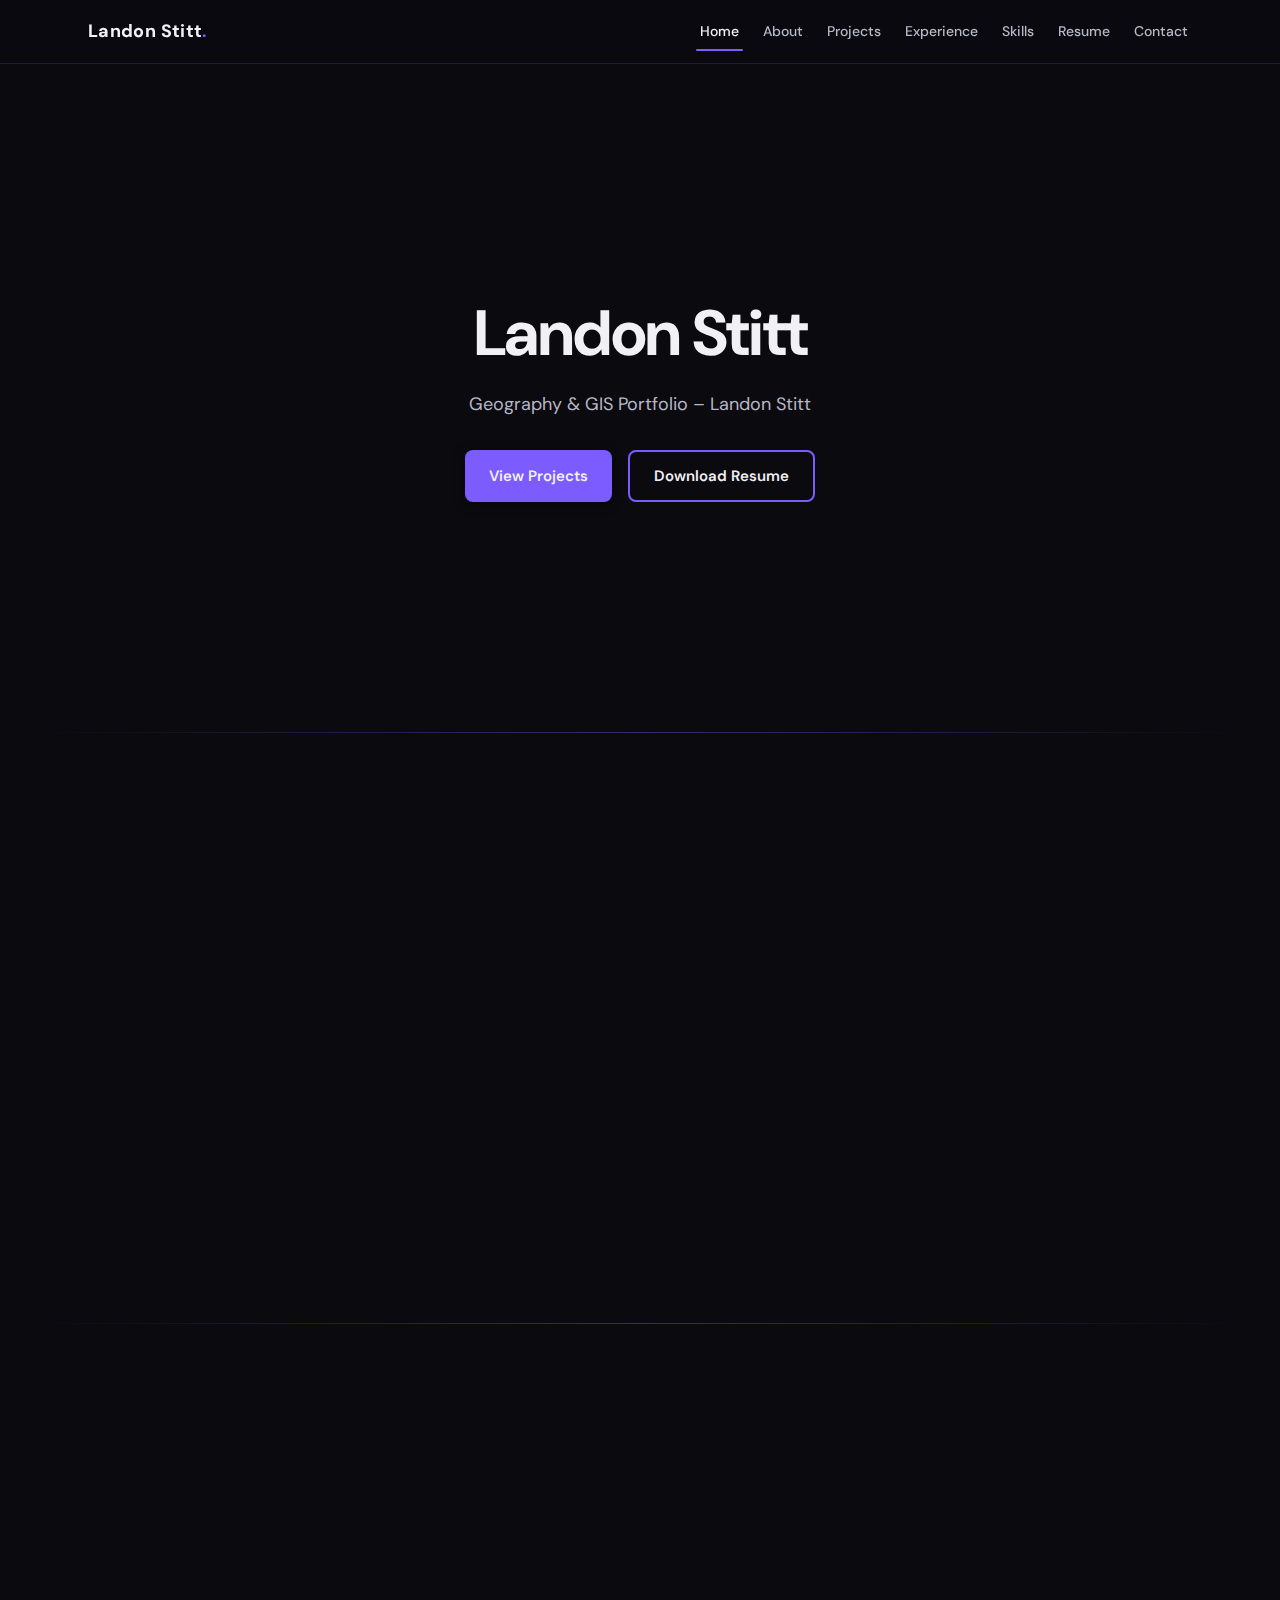
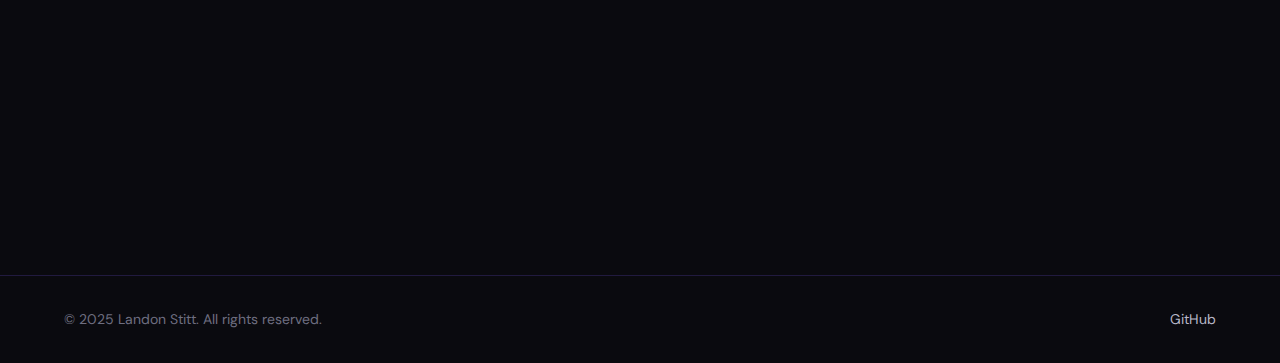
<file: index.html>
<!DOCTYPE html>
<html lang="en">
<head>
  <meta charset="UTF-8">
  <meta name="viewport" content="width=device-width, initial-scale=1.0">
  <meta name="description" content="Geography & GIS Portfolio – Landon Stitt. Maps, spatial analysis, and cartography.">
  <title>Landon Stitt | Geography & GIS Portfolio</title>
  <link rel="preconnect" href="https://fonts.googleapis.com">
  <link rel="preconnect" href="https://fonts.gstatic.com" crossorigin>
  <link href="https://fonts.googleapis.com/css2?family=DM+Sans:ital,opsz,wght@0,9..40,400;0,9..40,500;0,9..40,600;0,9..40,700&display=swap" rel="stylesheet">
  <link rel="stylesheet" href="css/styles.css">
</head>
<body>
  <header class="site-header" id="site-header">
    <div class="header-inner">
      <a href="index.html" class="site-logo">Landon Stitt<span>.</span></a>
      <nav class="nav-main" id="nav-main" aria-label="Main navigation">
        <a href="index.html" aria-current="page">Home</a>
        <a href="about.html">About</a>
        <a href="projects.html">Projects</a>
        <a href="experience.html">Experience</a>
        <a href="skills.html">Skills</a>
        <a href="resume.html">Resume</a>
        <a href="contact.html">Contact</a>
      </nav>
      <button type="button" class="nav-toggle" id="nav-toggle" aria-label="Open menu" aria-expanded="false" aria-controls="nav-main">
        <svg xmlns="http://www.w3.org/2000/svg" width="24" height="24" viewBox="0 0 24 24" fill="none" stroke="currentColor" stroke-width="2" stroke-linecap="round" stroke-linejoin="round">
          <line x1="3" y1="6" x2="21" y2="6"></line>
          <line x1="3" y1="12" x2="21" y2="12"></line>
          <line x1="3" y1="18" x2="21" y2="18"></line>
        </svg>
      </button>
    </div>
  </header>

  <main class="main-content">
    <section class="hero fade-in">
      <div class="container">
        <div class="hero-inner">
          <h1>Landon Stitt</h1>
          <p class="hero-subtitle">Geography & GIS Portfolio – Landon Stitt</p>
          <div class="hero-actions">
            <a href="projects.html" class="btn btn-primary">View Projects</a>
            <a href="resume.html" class="btn btn-secondary">Download Resume</a>
          </div>
        </div>
      </div>
    </section>

    <hr class="section-divider" aria-hidden="true">

    <section class="section" aria-labelledby="categories-heading">
      <div class="container">
        <h2 id="categories-heading" class="visually-hidden">Project categories</h2>
        <div class="home-cards">
          <a href="arcgis-pro.html" class="home-card fade-in">
            <h3>ArcGIS Pro Projects</h3>
            <p>Desktop GIS analysis, cartography, and spatial modeling.</p>
          </a>
          <a href="arcgis-online.html" class="home-card fade-in">
            <h3>ArcGIS Online & Interactive Maps</h3>
            <p>Web maps and applications built with ArcGIS Online.</p>
          </a>
          <a href="storymaps.html" class="home-card fade-in">
            <h3>StoryMaps</h3>
            <p>Narrative maps and place-based storytelling.</p>
          </a>
        </div>
      </div>
    </section>

    <hr class="section-divider" aria-hidden="true">

    <section class="section featured-project" aria-labelledby="featured-heading">
      <div class="container">
        <h2 id="featured-heading" class="visually-hidden">Featured project</h2>
        <div class="featured-project-inner fade-in">
          <h2>Featured Project</h2>
          <p>Site suitability and spatial analysis project developed in ArcGIS Pro. Multi-criteria evaluation and raster analysis applied to support planning and decision-making. Includes cartographic deliverables and a short methodology summary.</p>
          <a href="projects.html" class="btn btn-primary">View Case Study</a>
        </div>
      </div>
    </section>
  </main>

  <footer class="site-footer">
    <div class="container">
      <p>&copy; 2025 Landon Stitt. All rights reserved.</p>
      <a href="https://github.com/yourusername" target="_blank" rel="noopener noreferrer">GitHub</a>
    </div>
  </footer>

  <script src="js/main.js"></script>
</body>
</html>
</file>
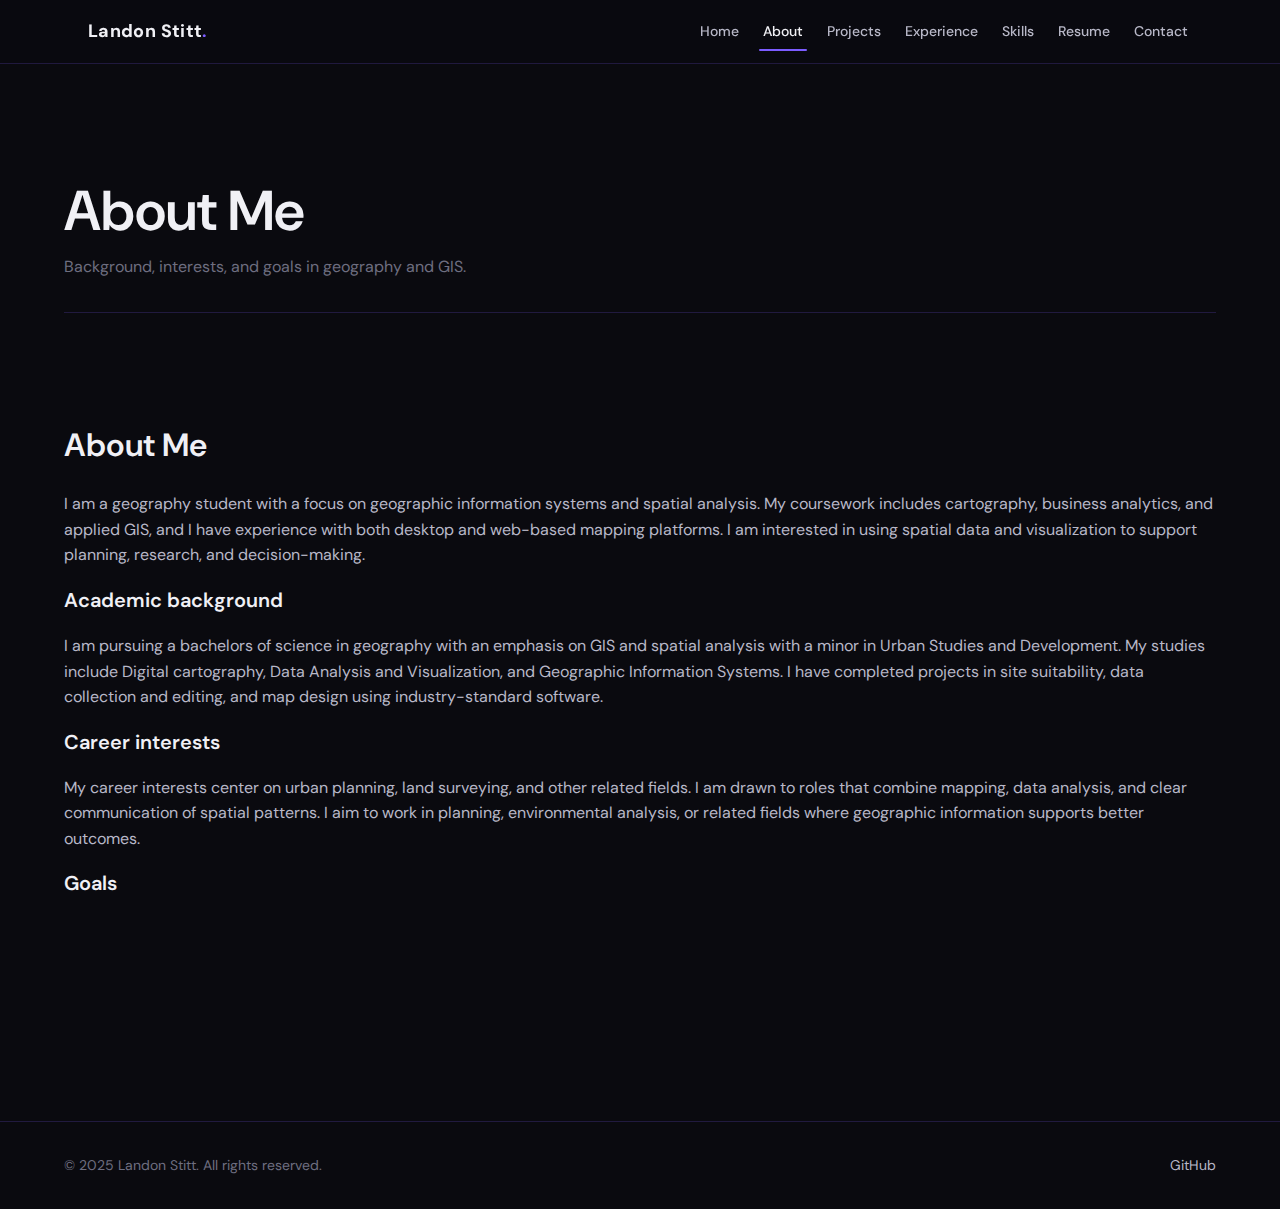
<file: about.html>
<!DOCTYPE html>
<html lang="en">
<head>
  <meta charset="UTF-8">
  <meta name="viewport" content="width=device-width, initial-scale=1.0">
  <meta name="description" content="About Landon Stitt – Geography and GIS background, career interests, and goals.">
  <title>About Me | Landon Stitt – Geography & GIS</title>
  <link rel="preconnect" href="https://fonts.googleapis.com">
  <link rel="preconnect" href="https://fonts.gstatic.com" crossorigin>
  <link href="https://fonts.googleapis.com/css2?family=DM+Sans:ital,opsz,wght@0,9..40,400;0,9..40,500;0,9..40,600;0,9..40,700&display=swap" rel="stylesheet">
  <link rel="stylesheet" href="css/styles.css">
</head>
<body>
  <header class="site-header" id="site-header">
    <div class="header-inner">
      <a href="index.html" class="site-logo">Landon Stitt<span>.</span></a>
      <nav class="nav-main" id="nav-main" aria-label="Main navigation">
        <a href="index.html">Home</a>
        <a href="about.html" aria-current="page">About</a>
        <a href="projects.html">Projects</a>
        <a href="experience.html">Experience</a>
        <a href="skills.html">Skills</a>
        <a href="resume.html">Resume</a>
        <a href="contact.html">Contact</a>
      </nav>
      <button type="button" class="nav-toggle" id="nav-toggle" aria-label="Open menu" aria-expanded="false" aria-controls="nav-main">
        <svg xmlns="http://www.w3.org/2000/svg" width="24" height="24" viewBox="0 0 24 24" fill="none" stroke="currentColor" stroke-width="2" stroke-linecap="round" stroke-linejoin="round">
          <line x1="3" y1="6" x2="21" y2="6"></line>
          <line x1="3" y1="12" x2="21" y2="12"></line>
          <line x1="3" y1="18" x2="21" y2="18"></line>
        </svg>
      </button>
    </div>
  </header>

  <main class="main-content">
    <div class="container">
      <header class="page-header">
        <h1>About Me</h1>
        <p>Background, interests, and goals in geography and GIS.</p>
      </header>

      <section class="section" aria-labelledby="about-heading">
        <h2 id="about-heading">About Me</h2>
        <p class="fade-in">I am a geography student with a focus on geographic information systems and spatial analysis. My coursework includes cartography, business analytics, and applied GIS, and I have experience with both desktop and web-based mapping platforms. I am interested in using spatial data and visualization to support planning, research, and decision-making.</p>

        <h3>Academic background</h3>
        <p class="fade-in">I am pursuing a bachelors of science in geography with an emphasis on GIS and spatial analysis with a minor in Urban Studies and Development. My studies include Digital cartography, Data Analysis and Visualization, and Geographic Information Systems. I have completed projects in site suitability, data collection and editing, and map design using industry-standard software.</p>

        <h3>Career interests</h3>
        <p class="fade-in">My career interests center on urban planning, land surveying, and other related fields. I am drawn to roles that combine mapping, data analysis, and clear communication of spatial patterns. I aim to work in planning, environmental analysis, or related fields where geographic information supports better outcomes.</p>

        <h3>Goals</h3>
        <p class="fade-in">I aim to build a strong foundation in GIS and spatial analysis, develop clear and accessible cartographic and analytical deliverables, and contribute to projects that use geography to inform decisions. I am committed to continued learning and to applying best practices in data quality, documentation, and visualization.</p>
      </section>
    </div>
  </main>

  <footer class="site-footer">
    <div class="container">
      <p>&copy; 2025 Landon Stitt. All rights reserved.</p>
      <a href="https://github.com/yourusername" target="_blank" rel="noopener noreferrer">GitHub</a>
    </div>
  </footer>

  <script src="js/main.js"></script>
</body>
</html>
</file>
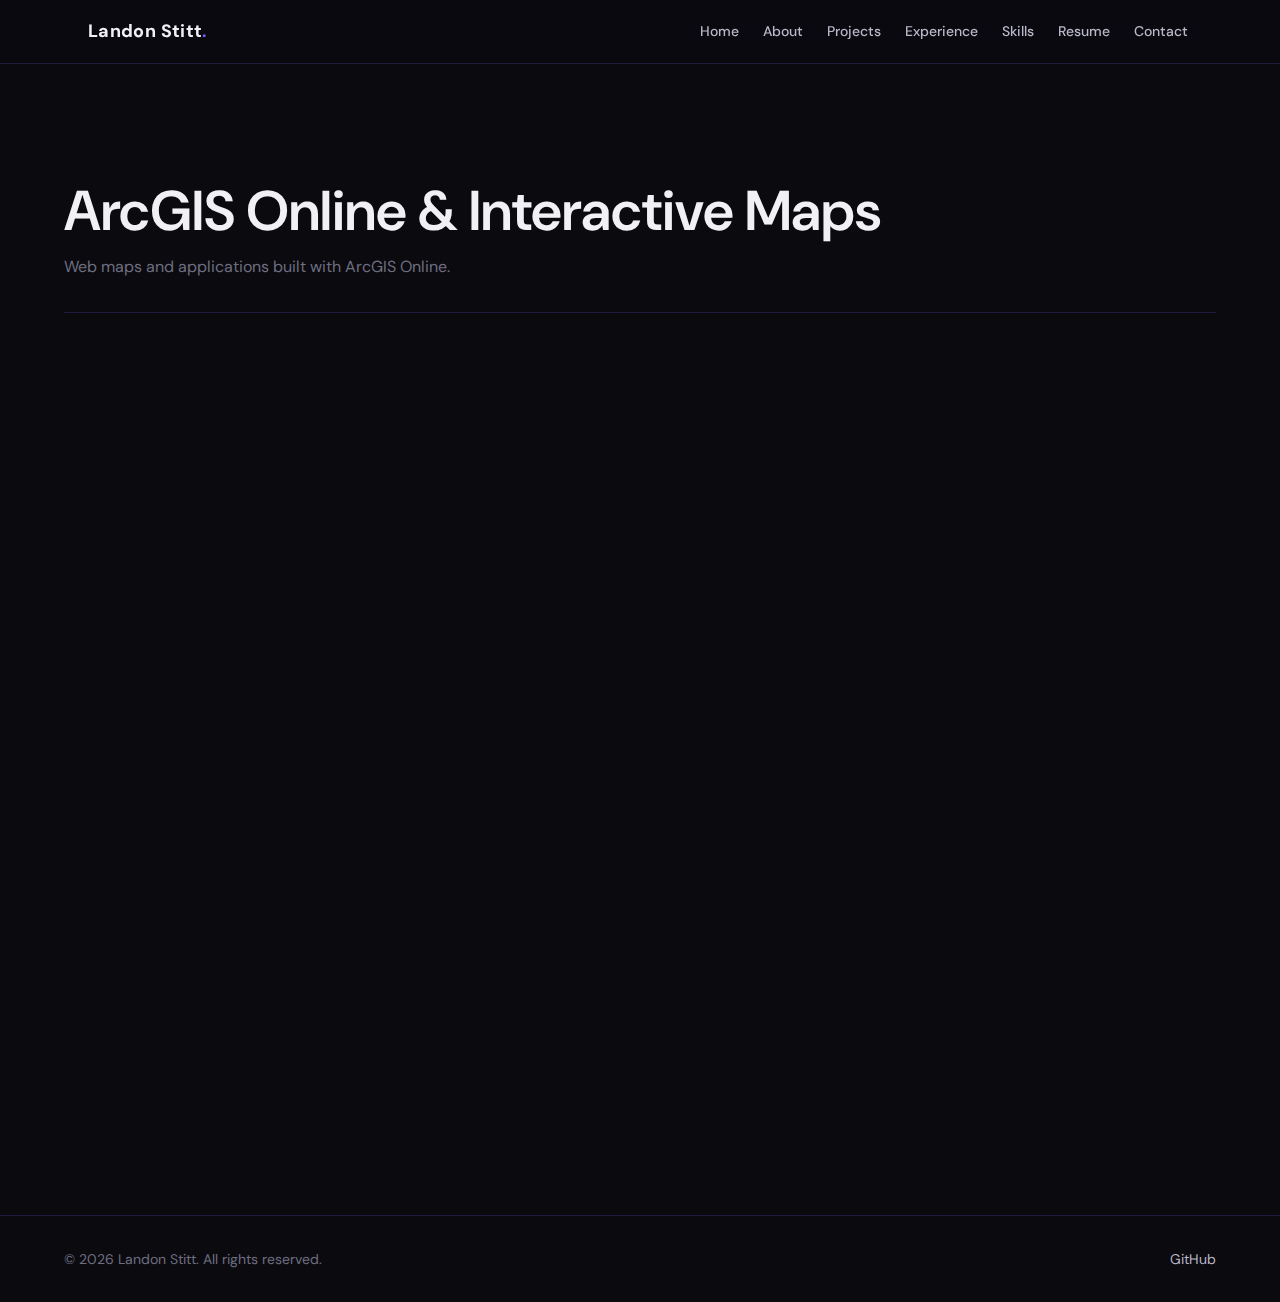
<file: arcgis-online.html>
<!DOCTYPE html>
<html lang="en">
<head>
  <meta charset="UTF-8">
  <meta name="viewport" content="width=device-width, initial-scale=1.0">
  <meta name="description" content="ArcGIS Online and interactive web maps by Landon Stitt.">
  <title>ArcGIS Online & Interactive Maps | Landon Stitt</title>

  <link rel="preconnect" href="https://fonts.googleapis.com">
  <link rel="preconnect" href="https://fonts.gstatic.com" crossorigin>
  <link href="https://fonts.googleapis.com/css2?family=DM+Sans:wght@400;500;600;700&display=swap" rel="stylesheet">
  <link rel="stylesheet" href="css/styles.css">
</head>

<body>

<header class="site-header">
  <div class="header-inner">
    <a href="index.html" class="site-logo">Landon Stitt<span>.</span></a>
    <nav class="nav-main">
      <a href="index.html">Home</a>
      <a href="about.html">About</a>
      <a href="projects.html">Projects</a>
      <a href="experience.html">Experience</a>
      <a href="skills.html">Skills</a>
      <a href="resume.html">Resume</a>
      <a href="contact.html">Contact</a>
    </nav>
  </div>
</header>

<main class="main-content">
  <div class="container">

    <header class="page-header">
      <h1>ArcGIS Online & Interactive Maps</h1>
      <p>Web maps and applications built with ArcGIS Online.</p>
    </header>

    <section class="section">
      <div class="project-grid">

        <!-- MAP 1 -->
        <article class="project-card fade-in">
          <iframe
            src="https://tcugis.maps.arcgis.com/apps/instant/countdown/index.html?appid=24389e5840b2478dba6fbc0384455f97"
            width="100%"
            height="500"
            style="border:0;"
            allowfullscreen>
          </iframe>

          <div class="project-card-body">
            <h3>Interactive Countdown Map</h3>
            <p>ArcGIS Instant App displaying interactive spatial data with user controls and popups.</p>
          </div>
        </article>

        <!-- MAP 2 -->
        <article class="project-card fade-in">
          <iframe
            src="https://tcugis.maps.arcgis.com/apps/instant/basic/index.html?appid=6d275f8b82df40a6adca01acd3391b0a"
            width="100%"
            height="500"
            style="border:0;"
            allowfullscreen>
          </iframe>

          <div class="project-card-body">
            <h3>Interactive Web Map Application</h3>
            <p>ArcGIS Online Instant App featuring thematic layers, spatial visualization, and map interaction tools.</p>
          </div>
        </article>

        <!-- MAP 3 -->
        <article class="project-card fade-in">
          <iframe
            src="https://tcugis.maps.arcgis.com/apps/instant/basic/index.html?appid=e5af289b02974b909797b36466197d37"
            width="100%"
            height="500"
            style="border:0;"
            allowfullscreen>
          </iframe>

          <div class="project-card-body">
            <h3>Planning & Spatial Analysis Viewer</h3>
            <p>Interactive planning-focused web application built using ArcGIS Online Instant Apps.</p>
          </div>
        </article>

      </div>
    </section>

  </div>
</main>

<footer class="site-footer">
  <div class="container">
    <p>&copy; 2026 Landon Stitt. All rights reserved.</p>
    <a href="https://github.com/LMStitt" target="_blank" rel="noopener noreferrer">
      GitHub
    </a>
  </div>
</footer>

</body>
</html>
</file>
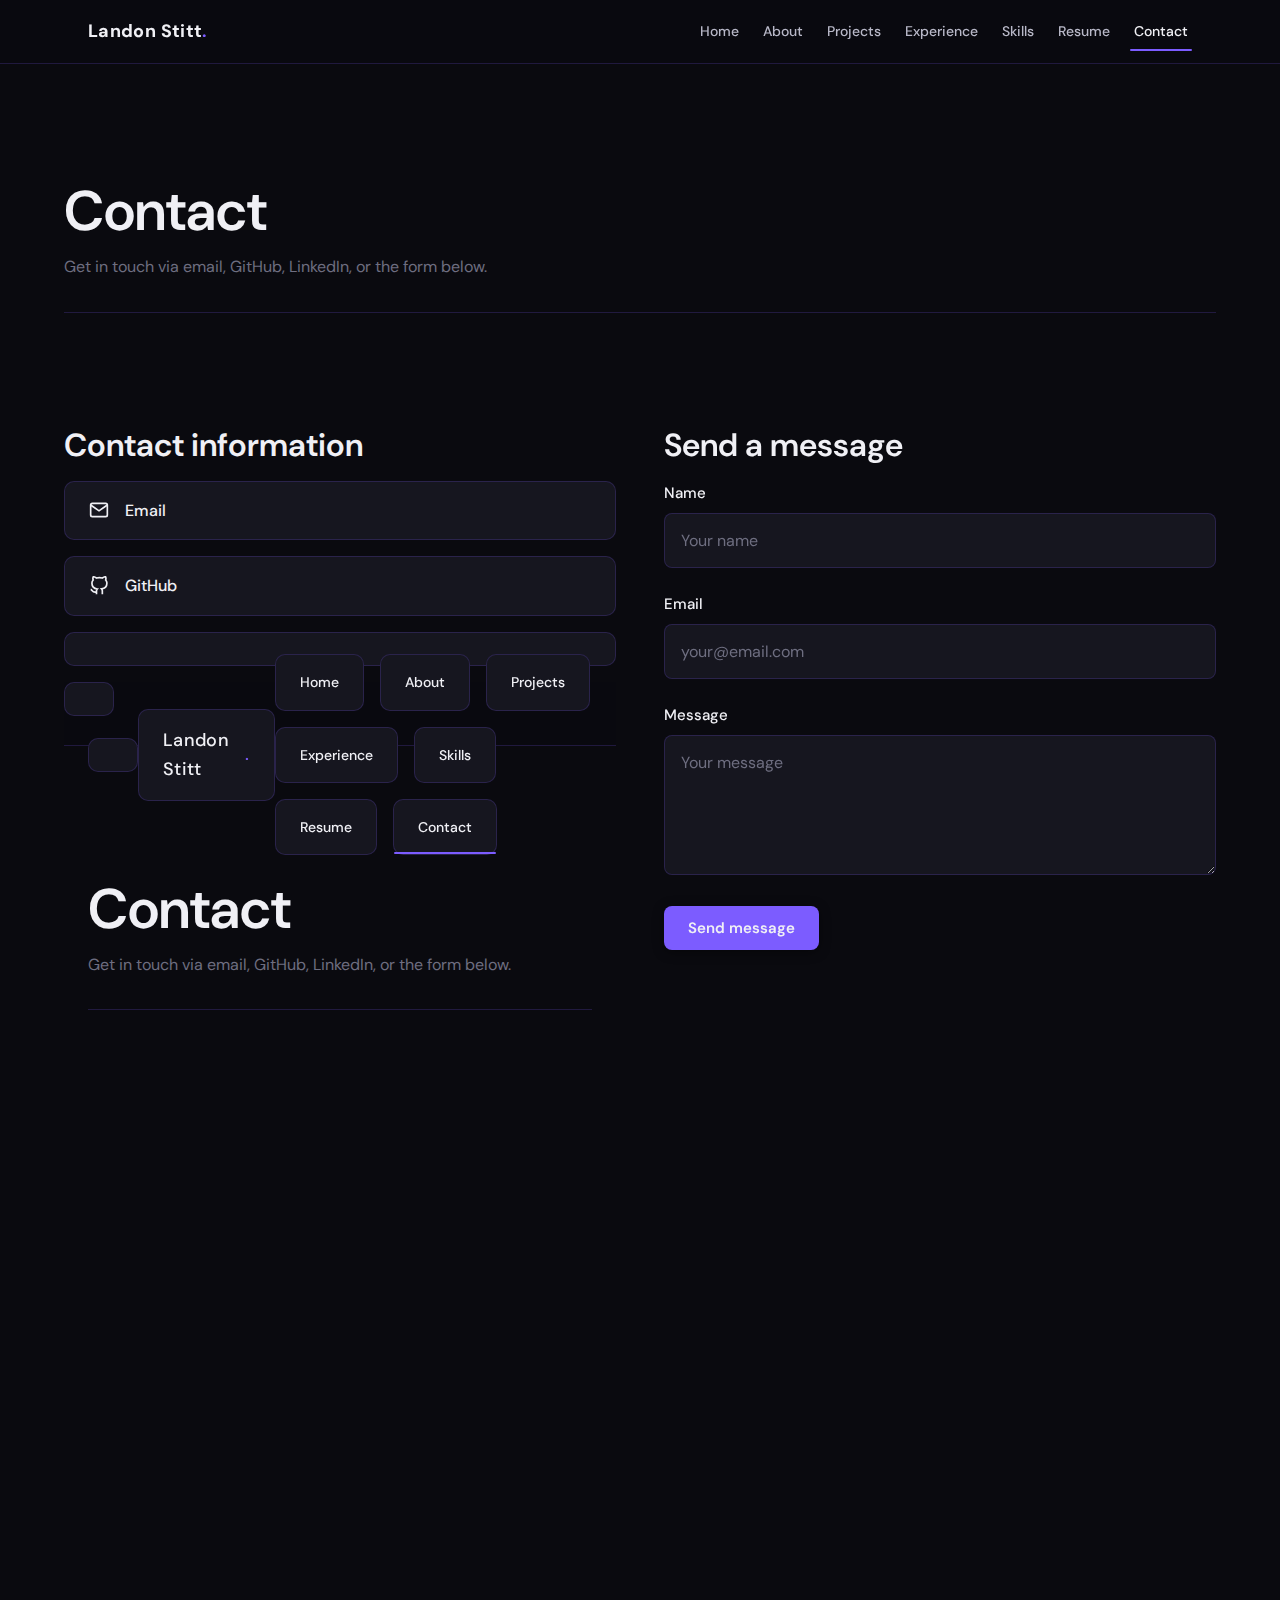
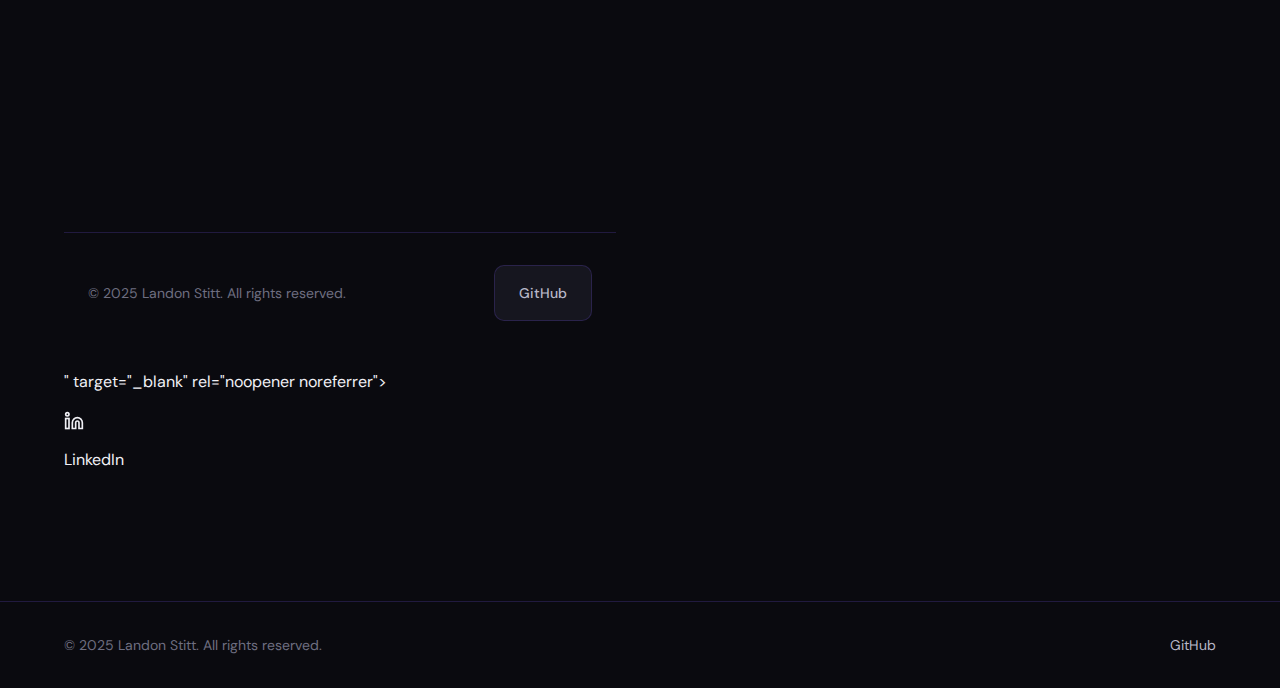
<file: contact.html>
<!DOCTYPE html>
<html lang="en">
<head>
  <meta charset="UTF-8">
  <meta name="viewport" content="width=device-width, initial-scale=1.0">
  <meta name="description" content="Contact Landon Stitt – email, GitHub, LinkedIn, and message form.">
  <title>Contact | Landon Stitt – Geography & GIS</title>
  <link rel="preconnect" href="https://fonts.googleapis.com">
  <link rel="preconnect" href="https://fonts.gstatic.com" crossorigin>
  <link href="https://fonts.googleapis.com/css2?family=DM+Sans:ital,opsz,wght@0,9..40,400;0,9..40,500;0,9..40,600;0,9..40,700&display=swap" rel="stylesheet">
  <link rel="stylesheet" href="css/styles.css">
</head>
<body>
  <header class="site-header" id="site-header">
    <div class="header-inner">
      <a href="index.html" class="site-logo">Landon Stitt<span>.</span></a>
      <nav class="nav-main" id="nav-main" aria-label="Main navigation">
        <a href="index.html">Home</a>
        <a href="about.html">About</a>
        <a href="projects.html">Projects</a>
        <a href="experience.html">Experience</a>
        <a href="skills.html">Skills</a>
        <a href="resume.html">Resume</a>
        <a href="contact.html" aria-current="page">Contact</a>
      </nav>
      <button type="button" class="nav-toggle" id="nav-toggle" aria-label="Open menu" aria-expanded="false" aria-controls="nav-main">
        <svg xmlns="http://www.w3.org/2000/svg" width="24" height="24" viewBox="0 0 24 24" fill="none" stroke="currentColor" stroke-width="2" stroke-linecap="round" stroke-linejoin="round">
          <line x1="3" y1="6" x2="21" y2="6"></line>
          <line x1="3" y1="12" x2="21" y2="12"></line>
          <line x1="3" y1="18" x2="21" y2="18"></line>
        </svg>
      </button>
    </div>
  </header>

  <main class="main-content">
    <div class="container">
      <header class="page-header">
        <h1>Contact</h1>
        <p>Get in touch via email, GitHub, LinkedIn, or the form below.</p>
      </header>

      <section class="section contact-layout" aria-labelledby="contact-heading">
        <h2 id="contact-heading" class="visually-hidden">Contact options</h2>

        <div class="contact-info fade-in">
          <h2>Contact information</h2>
          <div class="contact-links">
            <a href="mailto:landon.stitt@tcu.edu">
              <svg xmlns="http://www.w3.org/2000/svg" width="20" height="20" viewBox="0 0 24 24" fill="none" stroke="currentColor" stroke-width="2" aria-hidden="true">
                <path d="M4 4h16c1.1 0 2 .9 2 2v12c0 1.1-.9 2-2 2H4c-1.1 0-2-.9-2-2V6c0-1.1.9-2 2-2z"/>
                <polyline points="22,6 12,13 2,6"/>
              </svg>
              Email
            </a>
            <a href="https://github.com/LMStitt" target="_blank" rel="noopener noreferrer">
              <svg xmlns="http://www.w3.org/2000/svg" width="20" height="20" viewBox="0 0 24 24" fill="none" stroke="currentColor" stroke-width="2" aria-hidden="true">
                <path d="M9 19c-5 1.5-5-2.5-7-3m14 6v-3.87a3.37 3.37 0 0 0-.94-2.61c3.14-.35 6.44-1.54 6.44-7A5.44 5.44 0 0 0 20 4.77 5.07 5.07 0 0 0 19.91 1S18.73.65 16 2.48a13.38 13.38 0 0 0-7 0C6.27.65 5.09 1 5.09 1A5.07 5.07 0 0 0 5 4.77a5.44 5.44 0 0 0-1.5 3.78c0 5.42 3.3 6.61 6.44 7A3.37 3.37 0 0 0 9 18.13V22"/>
              </svg>
              GitHub
            </a>
            <a href="https://www.linkedin.com/in/<!DOCTYPE html>
<html lang="en">
<head>
  <meta charset="UTF-8">
  <meta name="viewport" content="width=device-width, initial-scale=1.0">
  <meta name="description" content="Contact Landon Stitt – email, GitHub, LinkedIn, and message form.">
  <title>Contact | Landon Stitt – Geography & GIS</title>
  <link rel="preconnect" href="https://fonts.googleapis.com">
  <link rel="preconnect" href="https://fonts.gstatic.com" crossorigin>
  <link href="https://fonts.googleapis.com/css2?family=DM+Sans:ital,opsz,wght@0,9..40,400;0,9..40,500;0,9..40,600;0,9..40,700&display=swap" rel="stylesheet">
  <link rel="stylesheet" href="css/styles.css">
</head>
<body>
  <header class="site-header" id="site-header">
    <div class="header-inner">
      <a href="index.html" class="site-logo">Landon Stitt<span>.</span></a>
      <nav class="nav-main" id="nav-main" aria-label="Main navigation">
        <a href="index.html">Home</a>
        <a href="about.html">About</a>
        <a href="projects.html">Projects</a>
        <a href="experience.html">Experience</a>
        <a href="skills.html">Skills</a>
        <a href="resume.html">Resume</a>
        <a href="contact.html" aria-current="page">Contact</a>
      </nav>
      <button type="button" class="nav-toggle" id="nav-toggle" aria-label="Open menu" aria-expanded="false" aria-controls="nav-main">
        <svg xmlns="http://www.w3.org/2000/svg" width="24" height="24" viewBox="0 0 24 24" fill="none" stroke="currentColor" stroke-width="2" stroke-linecap="round" stroke-linejoin="round">
          <line x1="3" y1="6" x2="21" y2="6"></line>
          <line x1="3" y1="12" x2="21" y2="12"></line>
          <line x1="3" y1="18" x2="21" y2="18"></line>
        </svg>
      </button>
    </div>
  </header>

  <main class="main-content">
    <div class="container">
      <header class="page-header">
        <h1>Contact</h1>
        <p>Get in touch via email, GitHub, LinkedIn, or the form below.</p>
      </header>

      <section class="section contact-layout" aria-labelledby="contact-heading">
        <h2 id="contact-heading" class="visually-hidden">Contact options</h2>

        <div class="contact-info fade-in">
          <h2>Contact information</h2>
          <div class="contact-links">
            <a href="mailto:landon.stitt@tcu.edu">
              <svg xmlns="http://www.w3.org/2000/svg" width="20" height="20" viewBox="0 0 24 24" fill="none" stroke="currentColor" stroke-width="2" aria-hidden="true">
                <path d="M4 4h16c1.1 0 2 .9 2 2v12c0 1.1-.9 2-2 2H4c-1.1 0-2-.9-2-2V6c0-1.1.9-2 2-2z"/>
                <polyline points="22,6 12,13 2,6"/>
              </svg>
              Email
            </a>
            <a href="https://github.com/LMStitt" target="_blank" rel="noopener noreferrer">
              <svg xmlns="http://www.w3.org/2000/svg" width="20" height="20" viewBox="0 0 24 24" fill="none" stroke="currentColor" stroke-width="2" aria-hidden="true">
                <path d="M9 19c-5 1.5-5-2.5-7-3m14 6v-3.87a3.37 3.37 0 0 0-.94-2.61c3.14-.35 6.44-1.54 6.44-7A5.44 5.44 0 0 0 20 4.77 5.07 5.07 0 0 0 19.91 1S18.73.65 16 2.48a13.38 13.38 0 0 0-7 0C6.27.65 5.09 1 5.09 1A5.07 5.07 0 0 0 5 4.77a5.44 5.44 0 0 0-1.5 3.78c0 5.42 3.3 6.61 6.44 7A3.37 3.37 0 0 0 9 18.13V22"/>
              </svg>
              GitHub
            </a>
            <a href="https://www.linkedin.com/in/Landon Stitt" target="_blank" rel="noopener noreferrer">
              <svg xmlns="http://www.w3.org/2000/svg" width="20" height="20" viewBox="0 0 24 24" fill="none" stroke="currentColor" stroke-width="2" aria-hidden="true">
                <path d="M16 8a6 6 0 0 1 6 6v7h-4v-7a2 2 0 0 0-2-2 2 2 0 0 0-2 2v7h-4v-7a6 6 0 0 1 6-6z"/>
                <rect x="2" y="9" width="4" height="12"/>
                <circle cx="4" cy="4" r="2"/>
              </svg>
              LinkedIn
            </a>
          </div>
        </div>

        <div class="contact-form fade-in">
          <h2>Send a message</h2>
          <form action="#" method="post" id="contact-form" aria-label="Contact form (non-functional demo)">
            <div class="form-group">
              <label for="name">Name</label>
              <input type="text" id="name" name="name" placeholder="Your name" required>
            </div>
            <div class="form-group">
              <label for="email">Email</label>
              <input type="email" id="email" name="email" placeholder="your@email.com" required>
            </div>
            <div class="form-group">
              <label for="message">Message</label>
              <textarea id="message" name="message" placeholder="Your message" required></textarea>
            </div>
            <button type="submit" class="btn btn-primary">Send message</button>
          </form>
        </div>
      </section>
    </div>
  </main>

  <footer class="site-footer">
    <div class="container">
      <p>&copy; 2025 Landon Stitt. All rights reserved.</p>
      <a href="https://github.com/yourusername" target="_blank" rel="noopener noreferrer">GitHub</a>
    </div>
  </footer>

  <script src="js/main.js"></script>
</body>
</html>" target="_blank" rel="noopener noreferrer">
              <svg xmlns="http://www.w3.org/2000/svg" width="20" height="20" viewBox="0 0 24 24" fill="none" stroke="currentColor" stroke-width="2" aria-hidden="true">
                <path d="M16 8a6 6 0 0 1 6 6v7h-4v-7a2 2 0 0 0-2-2 2 2 0 0 0-2 2v7h-4v-7a6 6 0 0 1 6-6z"/>
                <rect x="2" y="9" width="4" height="12"/>
                <circle cx="4" cy="4" r="2"/>
              </svg>
              LinkedIn
            </a>
          </div>
        </div>

        <div class="contact-form fade-in">
          <h2>Send a message</h2>
          <form action="#" method="post" id="contact-form" aria-label="Contact form (non-functional demo)">
            <div class="form-group">
              <label for="name">Name</label>
              <input type="text" id="name" name="name" placeholder="Your name" required>
            </div>
            <div class="form-group">
              <label for="email">Email</label>
              <input type="email" id="email" name="email" placeholder="your@email.com" required>
            </div>
            <div class="form-group">
              <label for="message">Message</label>
              <textarea id="message" name="message" placeholder="Your message" required></textarea>
            </div>
            <button type="submit" class="btn btn-primary">Send message</button>
          </form>
        </div>
      </section>
    </div>
  </main>

  <footer class="site-footer">
    <div class="container">
      <p>&copy; 2025 Landon Stitt. All rights reserved.</p>
      <a href="https://github.com/yourusername" target="_blank" rel="noopener noreferrer">GitHub</a>
    </div>
  </footer>

  <script src="js/main.js"></script>
</body>
</html>
</file>
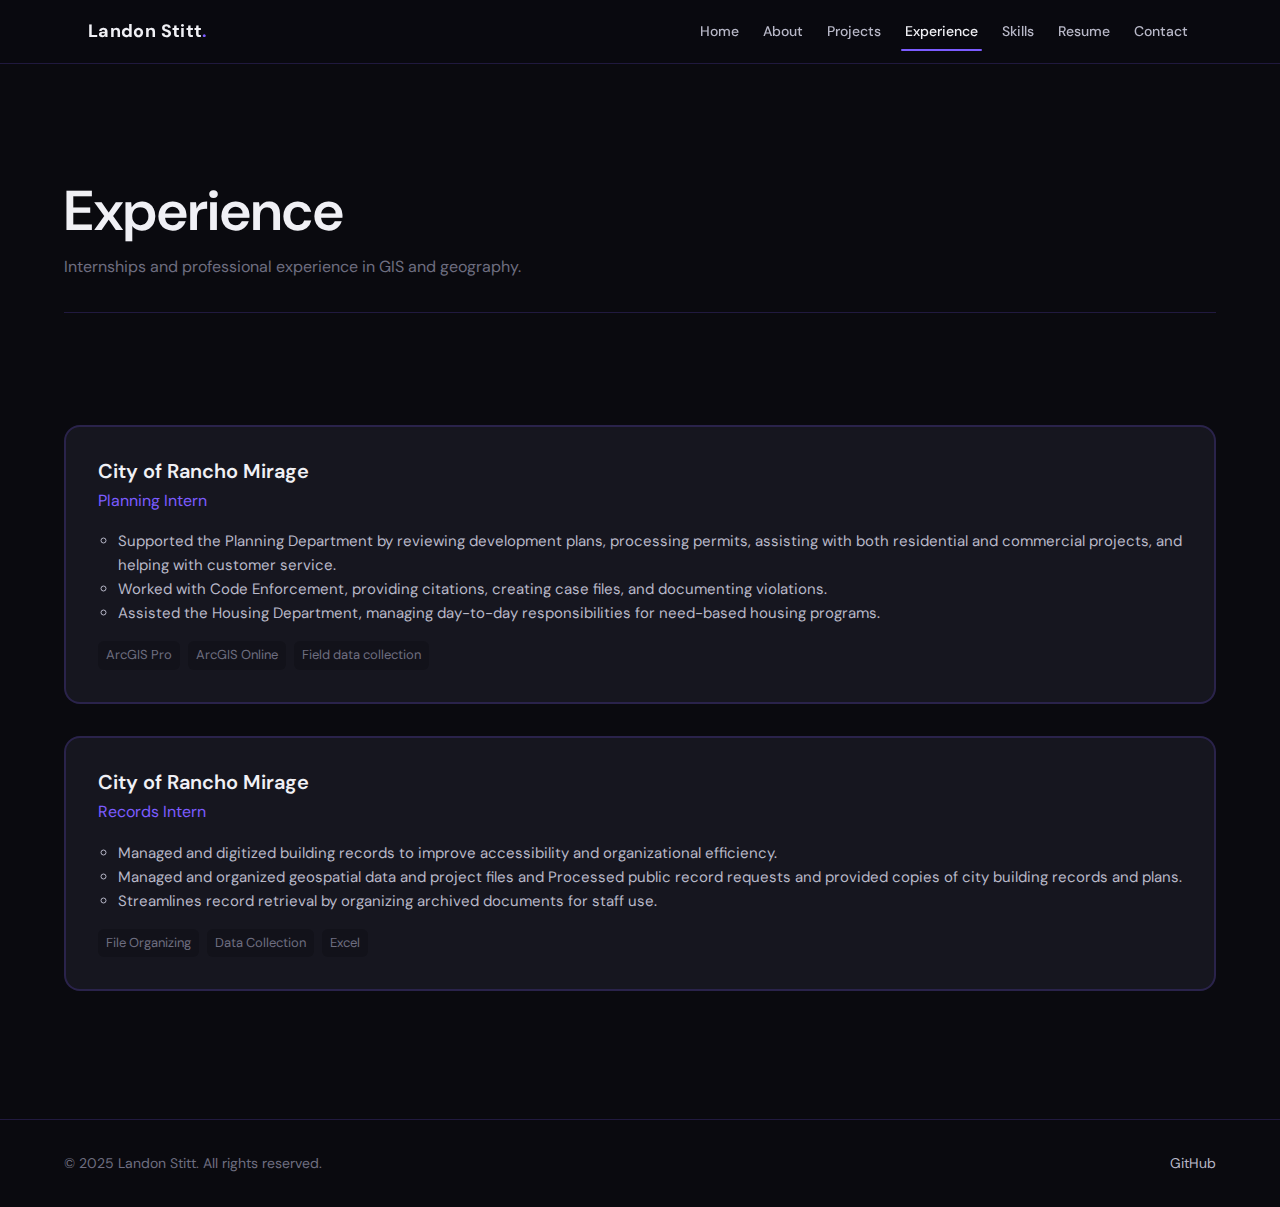
<file: experience.html>
<!DOCTYPE html>
<html lang="en">
<head>
  <meta charset="UTF-8">
  <meta name="viewport" content="width=device-width, initial-scale=1.0">
  <meta name="description" content="Experience – internships and roles in GIS and geography.">
  <title>Experience | Landon Stitt – Geography & GIS</title>
  <link rel="preconnect" href="https://fonts.googleapis.com">
  <link rel="preconnect" href="https://fonts.gstatic.com" crossorigin>
  <link href="https://fonts.googleapis.com/css2?family=DM+Sans:ital,opsz,wght@0,9..40,400;0,9..40,500;0,9..40,600;0,9..40,700&display=swap" rel="stylesheet">
  <link rel="stylesheet" href="css/styles.css">
</head>
<body>
  <header class="site-header" id="site-header">
    <div class="header-inner">
      <a href="index.html" class="site-logo">Landon Stitt<span>.</span></a>
      <nav class="nav-main" id="nav-main" aria-label="Main navigation">
        <a href="index.html">Home</a>
        <a href="about.html">About</a>
        <a href="projects.html">Projects</a>
        <a href="experience.html" aria-current="page">Experience</a>
        <a href="skills.html">Skills</a>
        <a href="resume.html">Resume</a>
        <a href="contact.html">Contact</a>
      </nav>
      <button type="button" class="nav-toggle" id="nav-toggle" aria-label="Open menu" aria-expanded="false" aria-controls="nav-main">
        <svg xmlns="http://www.w3.org/2000/svg" width="24" height="24" viewBox="0 0 24 24" fill="none" stroke="currentColor" stroke-width="2" stroke-linecap="round" stroke-linejoin="round">
          <line x1="3" y1="6" x2="21" y2="6"></line>
          <line x1="3" y1="12" x2="21" y2="12"></line>
          <line x1="3" y1="18" x2="21" y2="18"></line>
        </svg>
      </button>
    </div>
  </header>

  <main class="main-content">
    <div class="container">
      <header class="page-header">
        <h1>Experience</h1>
        <p>Internships and professional experience in GIS and geography.</p>
      </header>

      <section class="section" aria-labelledby="experience-heading">
        <h2 id="experience-heading" class="visually-hidden">Experience list</h2>
        <ul class="experience-list">
          <li class="experience-item fade-in">
            <h3>City of Rancho Mirage</h3>
            <p class="role">Planning Intern</p>
            <ul>
              <li>Supported the Planning Department by reviewing development plans, processing permits, assisting with both residential and commercial projects, and helping with customer service.</li>
              <li>Worked with Code Enforcement, providing citations, creating case files, and documenting violations.</li>
              <li>Assisted the Housing Department, managing day-to-day responsibilities for need-based housing programs.</li>
            </ul>
            <div class="tools">
              <span>ArcGIS Pro</span>
              <span>ArcGIS Online</span>
              <span>Field data collection</span>
            </div>
          </li>
          <li class="experience-item fade-in">
            <h3>City of Rancho Mirage</h3>
            <p class="role">Records Intern</p>
            <ul>
              <li>Managed and digitized building records to improve accessibility and organizational efficiency.</li>
              <li>Managed and organized geospatial data and project files and Processed public record requests and provided copies of city building records and plans.</li>
              <li>Streamlines record retrieval by organizing archived documents for staff use.</li>
            </ul>
            <div class="tools">
              <span>File Organizing</span>
              <span>Data Collection</span>
              <span>Excel</span>
            </div>
          </li>
        </ul>
      </section>
    </div>
  </main>

  <footer class="site-footer">
    <div class="container">
      <p>&copy; 2025 Landon Stitt. All rights reserved.</p>
      <a href="https://github.com/yourusername" target="_blank" rel="noopener noreferrer">GitHub</a>
    </div>
  </footer>

  <script src="js/main.js"></script>
</body>
</html>
</file>
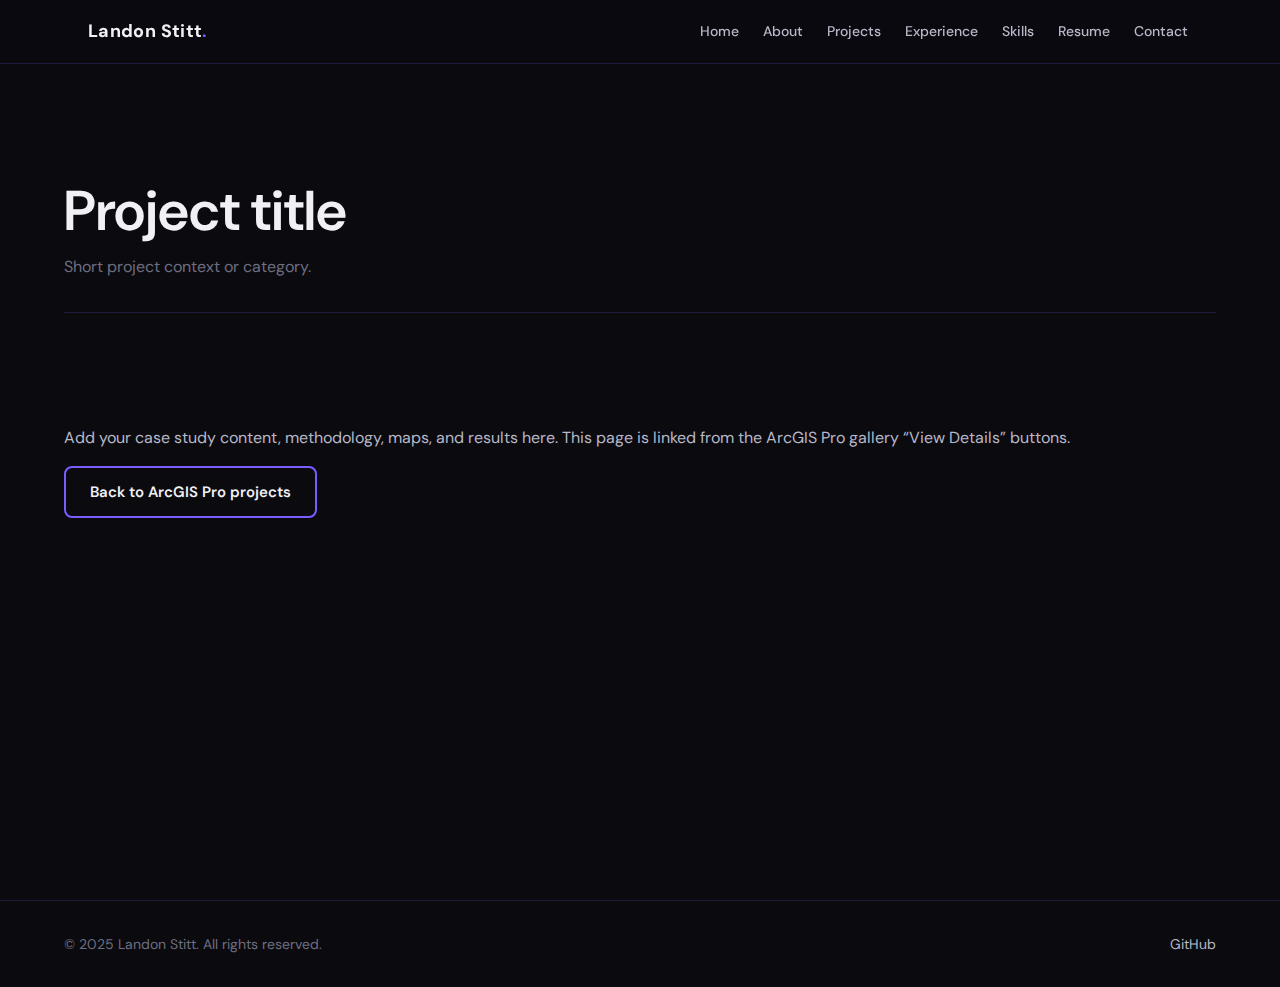
<file: project-detail.html>
<!DOCTYPE html>
<html lang="en">
<head>
  <meta charset="UTF-8">
  <meta name="viewport" content="width=device-width, initial-scale=1.0">
  <meta name="description" content="Project detail – individual ArcGIS Pro project case study.">
  <title>Project detail | Landon Stitt</title>
  <link rel="preconnect" href="https://fonts.googleapis.com">
  <link rel="preconnect" href="https://fonts.gstatic.com" crossorigin>
  <link href="https://fonts.googleapis.com/css2?family=DM+Sans:ital,opsz,wght@0,9..40,400;0,9..40,500;0,9..40,600;0,9..40,700&display=swap" rel="stylesheet">
  <link rel="stylesheet" href="css/styles.css">
</head>
<body>
  <header class="site-header" id="site-header">
    <div class="header-inner">
      <a href="index.html" class="site-logo">Landon Stitt<span>.</span></a>
      <nav class="nav-main" id="nav-main" aria-label="Main navigation">
        <a href="index.html">Home</a>
        <a href="about.html">About</a>
        <a href="projects.html">Projects</a>
        <a href="experience.html">Experience</a>
        <a href="skills.html">Skills</a>
        <a href="resume.html">Resume</a>
        <a href="contact.html">Contact</a>
      </nav>
      <button type="button" class="nav-toggle" id="nav-toggle" aria-label="Open menu" aria-expanded="false" aria-controls="nav-main">
        <svg xmlns="http://www.w3.org/2000/svg" width="24" height="24" viewBox="0 0 24 24" fill="none" stroke="currentColor" stroke-width="2" stroke-linecap="round" stroke-linejoin="round">
          <line x1="3" y1="6" x2="21" y2="6"></line>
          <line x1="3" y1="12" x2="21" y2="12"></line>
          <line x1="3" y1="18" x2="21" y2="18"></line>
        </svg>
      </button>
    </div>
  </header>

  <main class="main-content">
    <div class="container">
      <header class="page-header">
        <h1>Project title</h1>
        <p>Short project context or category.</p>
      </header>

      <section class="section">
        <p>Add your case study content, methodology, maps, and results here. This page is linked from the ArcGIS Pro gallery “View Details” buttons.</p>
        <a href="arcgis-pro.html" class="btn btn-secondary">Back to ArcGIS Pro projects</a>
      </section>
    </div>
  </main>

  <footer class="site-footer">
    <div class="container">
      <p>&copy; 2025 Landon Stitt. All rights reserved.</p>
      <a href="https://github.com/yourusername" target="_blank" rel="noopener noreferrer">GitHub</a>
    </div>
  </footer>

  <script src="js/main.js"></script>
</body>
</html>
</file>
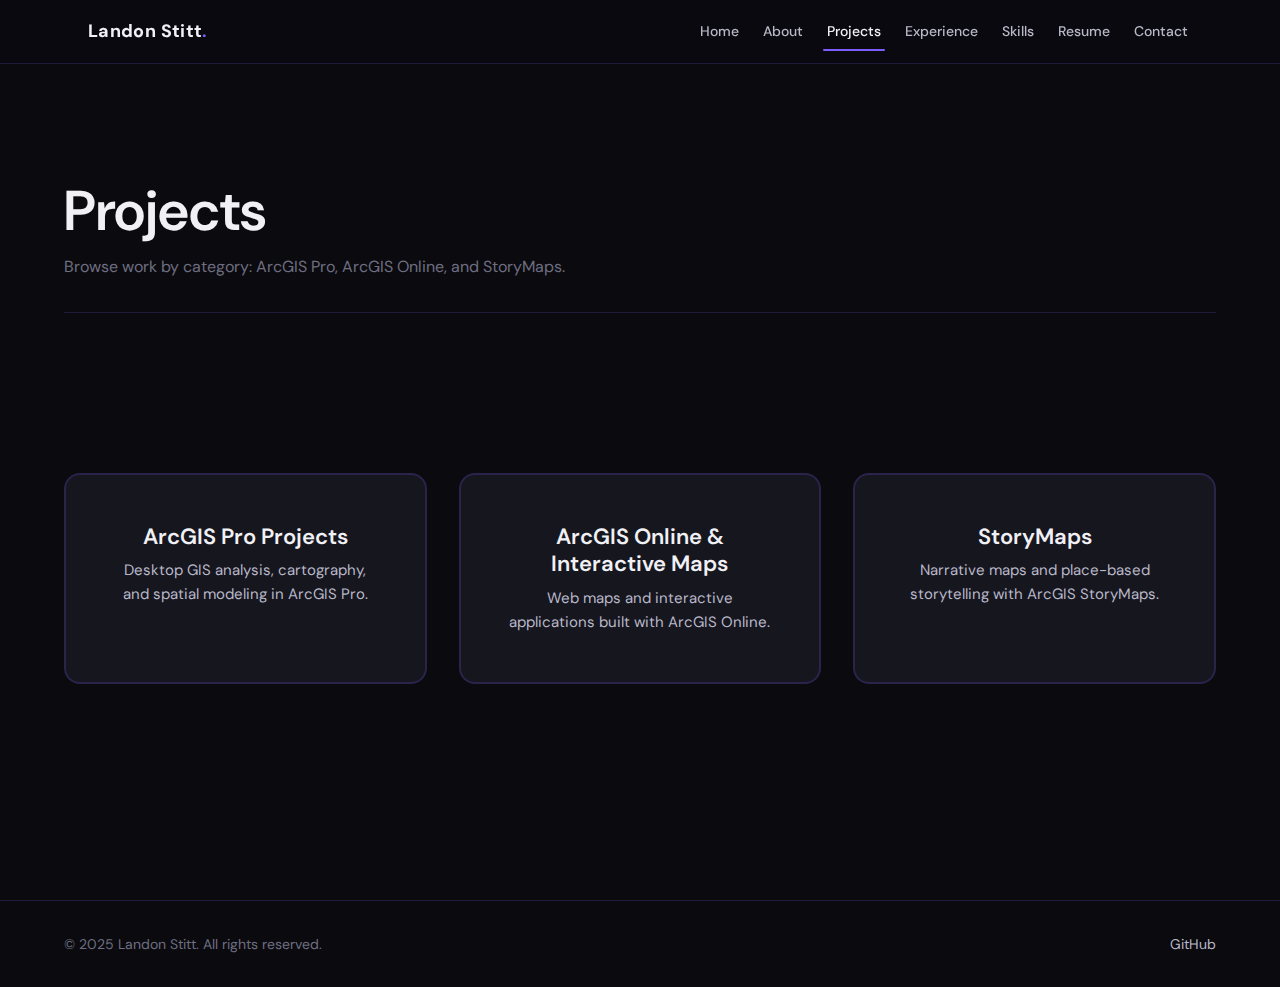
<file: projects.html>
<!DOCTYPE html>
<html lang="en">
<head>
  <meta charset="UTF-8">
  <meta name="viewport" content="width=device-width, initial-scale=1.0">
  <meta name="description" content="Projects – ArcGIS Pro, ArcGIS Online, and StoryMaps by Landon Stitt.">
  <title>Projects | Landon Stitt – Geography & GIS</title>
  <link rel="preconnect" href="https://fonts.googleapis.com">
  <link rel="preconnect" href="https://fonts.gstatic.com" crossorigin>
  <link href="https://fonts.googleapis.com/css2?family=DM+Sans:ital,opsz,wght@0,9..40,400;0,9..40,500;0,9..40,600;0,9..40,700&display=swap" rel="stylesheet">
  <link rel="stylesheet" href="css/styles.css">
</head>
<body>
  <header class="site-header" id="site-header">
    <div class="header-inner">
      <a href="index.html" class="site-logo">Landon Stitt<span>.</span></a>
      <nav class="nav-main" id="nav-main" aria-label="Main navigation">
        <a href="index.html">Home</a>
        <a href="about.html">About</a>
        <a href="projects.html" aria-current="page">Projects</a>
        <a href="experience.html">Experience</a>
        <a href="skills.html">Skills</a>
        <a href="resume.html">Resume</a>
        <a href="contact.html">Contact</a>
      </nav>
      <button type="button" class="nav-toggle" id="nav-toggle" aria-label="Open menu" aria-expanded="false" aria-controls="nav-main">
        <svg xmlns="http://www.w3.org/2000/svg" width="24" height="24" viewBox="0 0 24 24" fill="none" stroke="currentColor" stroke-width="2" stroke-linecap="round" stroke-linejoin="round">
          <line x1="3" y1="6" x2="21" y2="6"></line>
          <line x1="3" y1="12" x2="21" y2="12"></line>
          <line x1="3" y1="18" x2="21" y2="18"></line>
        </svg>
      </button>
    </div>
  </header>

  <main class="main-content">
    <div class="container">
      <header class="page-header">
        <h1>Projects</h1>
        <p>Browse work by category: ArcGIS Pro, ArcGIS Online, and StoryMaps.</p>
      </header>

      <section class="section" aria-labelledby="hub-heading">
        <h2 id="hub-heading" class="visually-hidden">Project categories</h2>
        <div class="hub-grid">
          <a href="arcgis-pro.html" class="hub-panel fade-in">
            <h2>ArcGIS Pro Projects</h2>
            <p>Desktop GIS analysis, cartography, and spatial modeling in ArcGIS Pro.</p>
          </a>
          <a href="arcgis-online.html" class="hub-panel fade-in">
            <h2>ArcGIS Online & Interactive Maps</h2>
            <p>Web maps and interactive applications built with ArcGIS Online.</p>
          </a>
          <a href="storymaps.html" class="hub-panel fade-in">
            <h2>StoryMaps</h2>
            <p>Narrative maps and place-based storytelling with ArcGIS StoryMaps.</p>
          </a>
        </div>
      </section>
    </div>
  </main>

  <footer class="site-footer">
    <div class="container">
      <p>&copy; 2025 Landon Stitt. All rights reserved.</p>
      <a href="https://github.com/yourusername" target="_blank" rel="noopener noreferrer">GitHub</a>
    </div>
  </footer>

  <script src="js/main.js"></script>
</body>
</html>
</file>
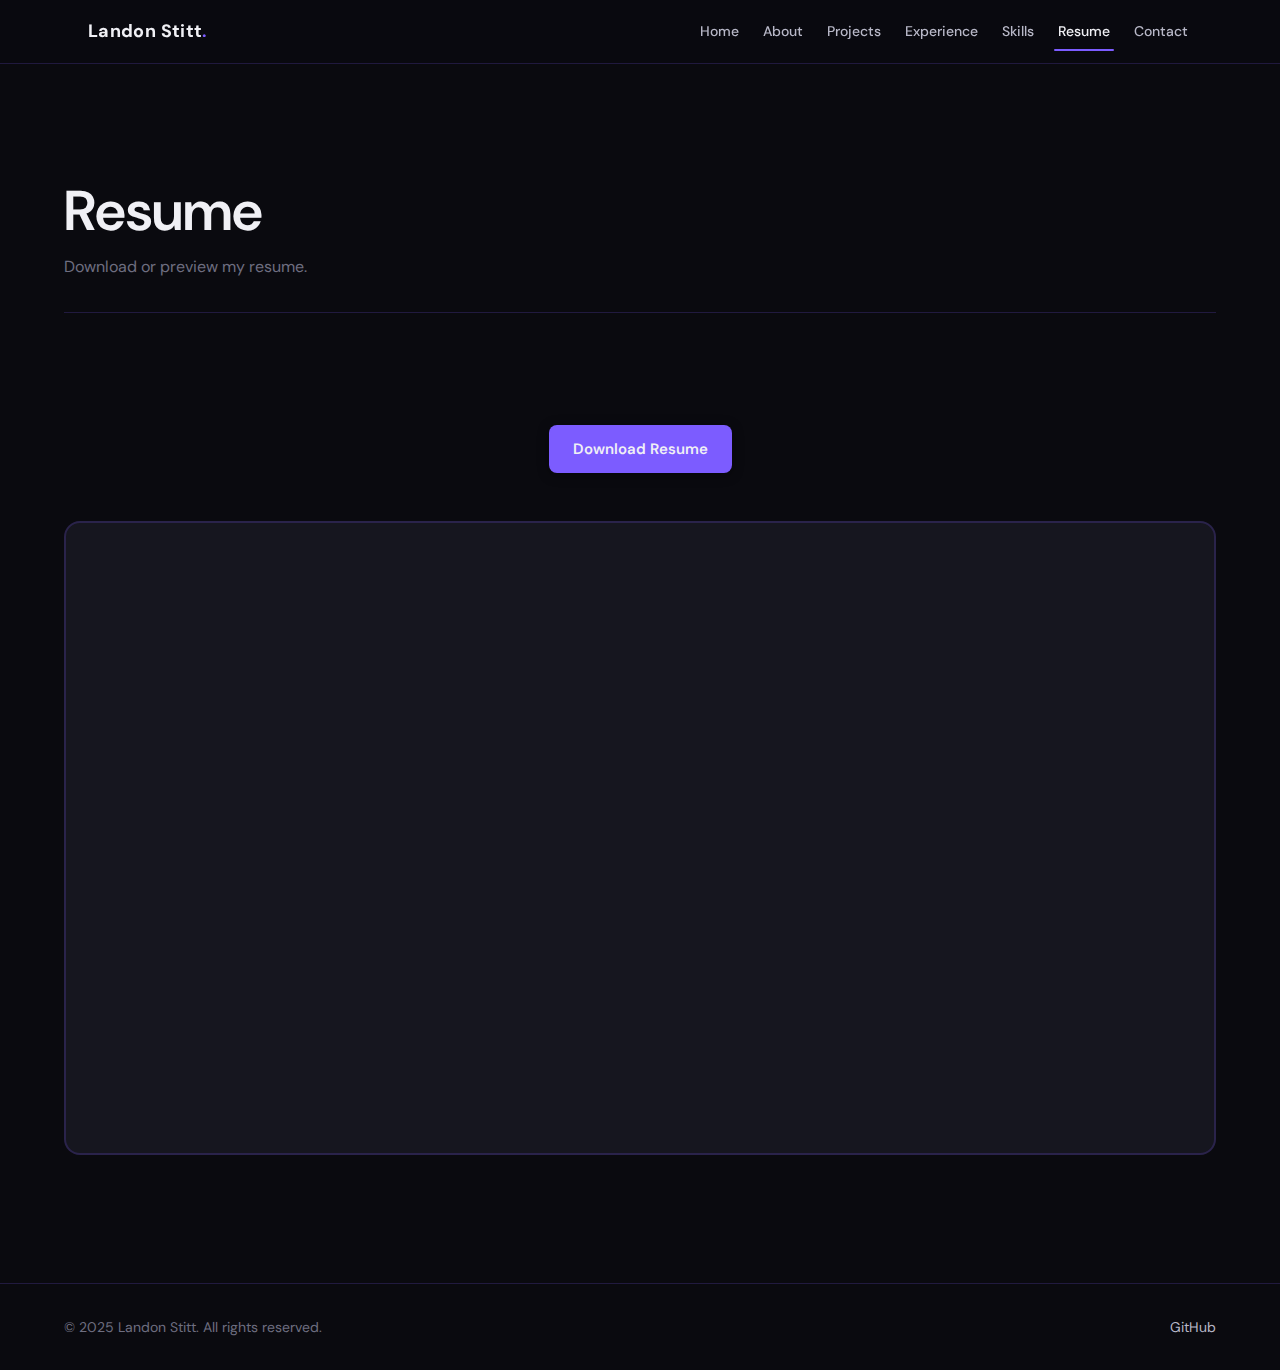
<file: resume.html>
<!DOCTYPE html>
<html lang="en">
<head>
  <meta charset="UTF-8">
  <meta name="viewport" content="width=device-width, initial-scale=1.0">
  <meta name="description" content="Resume – download and preview for Landon Stitt.">
  <title>Resume | Landon Stitt – Geography & GIS</title>

  <link rel="preconnect" href="https://fonts.googleapis.com">
  <link rel="preconnect" href="https://fonts.gstatic.com" crossorigin>
  <link href="https://fonts.googleapis.com/css2?family=DM+Sans:wght@400;500;600;700&display=swap" rel="stylesheet">

  <link rel="stylesheet" href="css/styles.css">
</head>

<body>

<header class="site-header">
  <div class="header-inner">
    <a href="index.html" class="site-logo">Landon Stitt<span>.</span></a>
    <nav class="nav-main">
      <a href="index.html">Home</a>
      <a href="about.html">About</a>
      <a href="projects.html">Projects</a>
      <a href="experience.html">Experience</a>
      <a href="skills.html">Skills</a>
      <a href="resume.html" aria-current="page">Resume</a>
      <a href="contact.html">Contact</a>
    </nav>
  </div>
</header>

<main class="main-content">
  <div class="container">

    <header class="page-header">
      <h1>Resume</h1>
      <p>Download or preview my resume.</p>
    </header>

    <section class="section">

      <!-- DOWNLOAD BUTTON -->
      <div class="resume-download">
        <a href="Landon%20Stitt%20Professional%20Resume.pdf"
           download
           class="btn btn-primary">
          Download Resume
        </a>
      </div>

      <!-- PDF PREVIEW -->
      <div class="resume-preview">
        <iframe
          src="Landon%20Stitt%20Professional%20Resume.pdf"
          title="Resume preview"
          class="pdf-embed">
        </iframe>
      </div>

    </section>

  </div>
</main>

<footer class="site-footer">
  <div class="container">
    <p>&copy; 2025 Landon Stitt. All rights reserved.</p>
    <a href="https://github.com/LMStitt" target="_blank" rel="noopener noreferrer">GitHub</a>
  </div>
</footer>

</body>
</html>
</file>
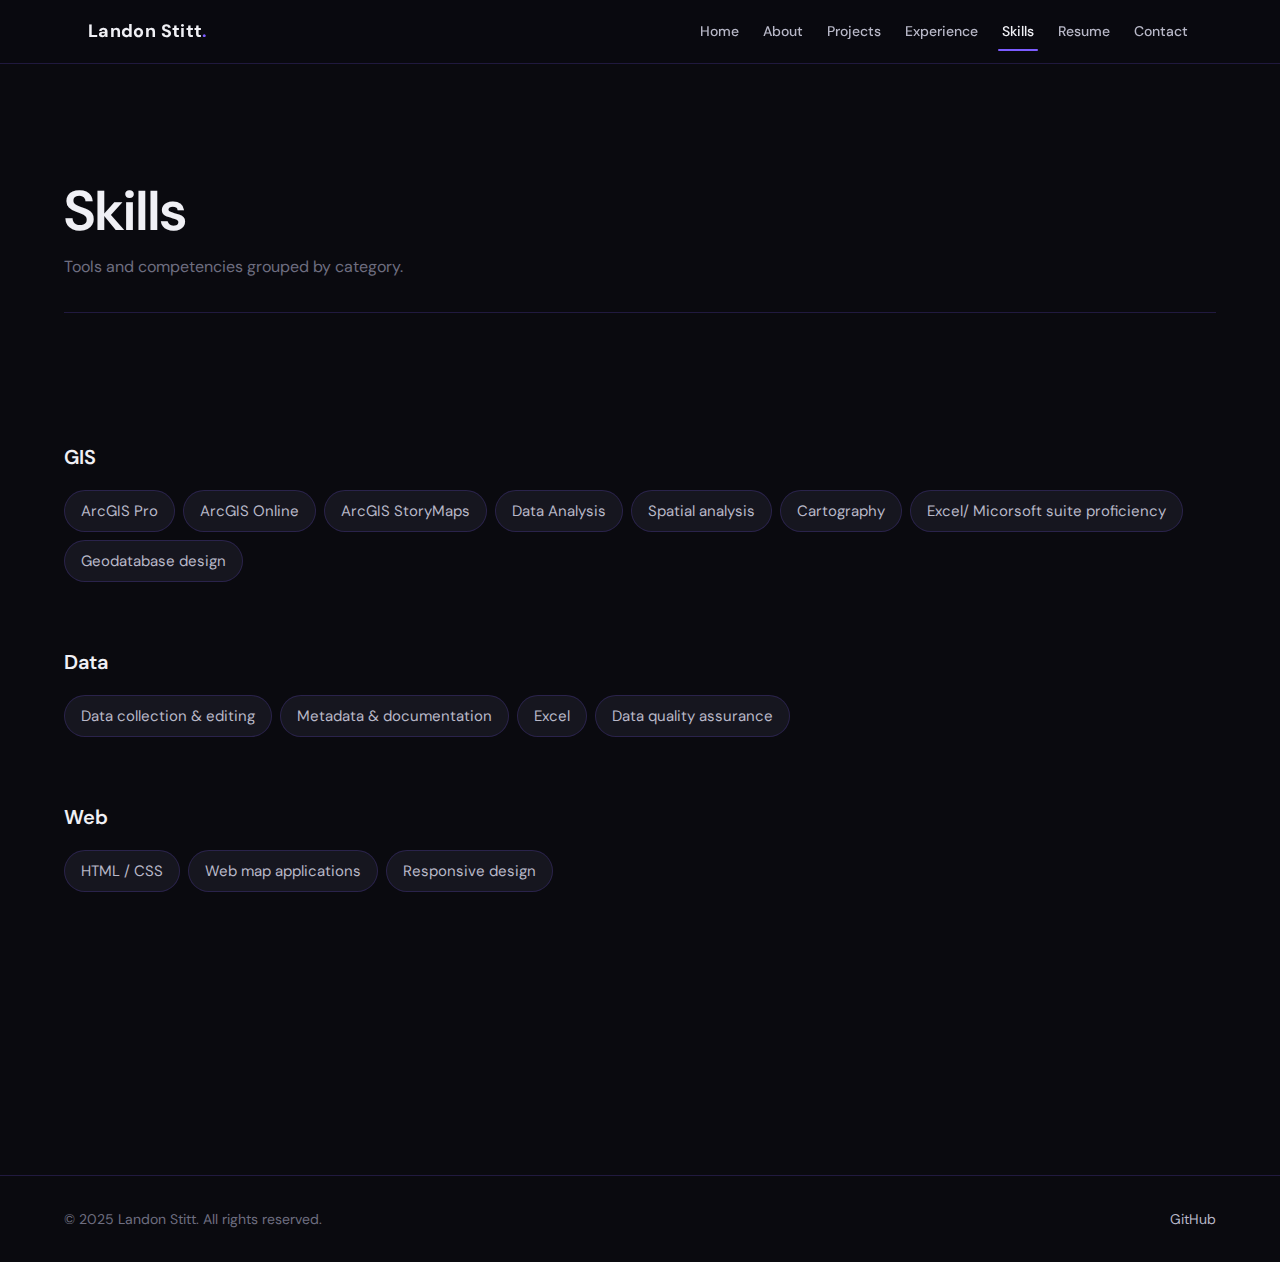
<file: skills.html>
<!DOCTYPE html>
<html lang="en">
<head>
  <meta charset="UTF-8">
  <meta name="viewport" content="width=device-width, initial-scale=1.0">
  <meta name="description" content="Skills – GIS, data, web, and professional competencies.">
  <title>Skills | Landon Stitt – Geography & GIS</title>
  <link rel="preconnect" href="https://fonts.googleapis.com">
  <link rel="preconnect" href="https://fonts.gstatic.com" crossorigin>
  <link href="https://fonts.googleapis.com/css2?family=DM+Sans:ital,opsz,wght@0,9..40,400;0,9..40,500;0,9..40,600;0,9..40,700&display=swap" rel="stylesheet">
  <link rel="stylesheet" href="css/styles.css">
</head>
<body>
  <header class="site-header" id="site-header">
    <div class="header-inner">
      <a href="index.html" class="site-logo">Landon Stitt<span>.</span></a>
      <nav class="nav-main" id="nav-main" aria-label="Main navigation">
        <a href="index.html">Home</a>
        <a href="about.html">About</a>
        <a href="projects.html">Projects</a>
        <a href="experience.html">Experience</a>
        <a href="skills.html" aria-current="page">Skills</a>
        <a href="resume.html">Resume</a>
        <a href="contact.html">Contact</a>
      </nav>
      <button type="button" class="nav-toggle" id="nav-toggle" aria-label="Open menu" aria-expanded="false" aria-controls="nav-main">
        <svg xmlns="http://www.w3.org/2000/svg" width="24" height="24" viewBox="0 0 24 24" fill="none" stroke="currentColor" stroke-width="2" stroke-linecap="round" stroke-linejoin="round">
          <line x1="3" y1="6" x2="21" y2="6"></line>
          <line x1="3" y1="12" x2="21" y2="12"></line>
          <line x1="3" y1="18" x2="21" y2="18"></line>
        </svg>
      </button>
    </div>
  </header>

  <main class="main-content">
    <div class="container">
      <header class="page-header">
        <h1>Skills</h1>
        <p>Tools and competencies grouped by category.</p>
      </header>

      <section class="section skills-groups" aria-labelledby="skills-heading">
        <h2 id="skills-heading" class="visually-hidden">Skills by category</h2>

        <div class="fade-in">
          <h3>GIS</h3>
          <ul class="skills-pills">
            <li>ArcGIS Pro</li>
            <li>ArcGIS Online</li>
            <li>ArcGIS StoryMaps</li>
            <li>Data Analysis</li>
            <li>Spatial analysis</li>
            <li>Cartography</li>
            <li>Excel/ Micorsoft suite proficiency</li>
            <li>Geodatabase design</li>
          </ul>
        </div>

        <div class="fade-in">
          <h3>Data</h3>
          <ul class="skills-pills">
            <li>Data collection & editing</li>
            <li>Metadata & documentation</li>
            <li>Excel</li>
            <li>Data quality assurance</li>
          </ul>
        </div>

        <div class="fade-in">
          <h3>Web</h3>
          <ul class="skills-pills">
            <li>HTML / CSS</li>
            <li>Web map applications</li>
            <li>Responsive design</li>
          </ul>
        </div>

        <div class="fade-in">
          <h3>Professional</h3>
          <ul class="skills-pills">
            <li>Technical writing</li>
            <li>Project documentation</li>
            <li>Collaboration</li>
            <li>Problem solving</li>
          </ul>
        </div>
      </section>
    </div>
  </main>

  <footer class="site-footer">
    <div class="container">
      <p>&copy; 2025 Landon Stitt. All rights reserved.</p>
      <a href="https://github.com/yourusername" target="_blank" rel="noopener noreferrer">GitHub</a>
    </div>
  </footer>

  <script src="js/main.js"></script>
</body>
</html>
</file>
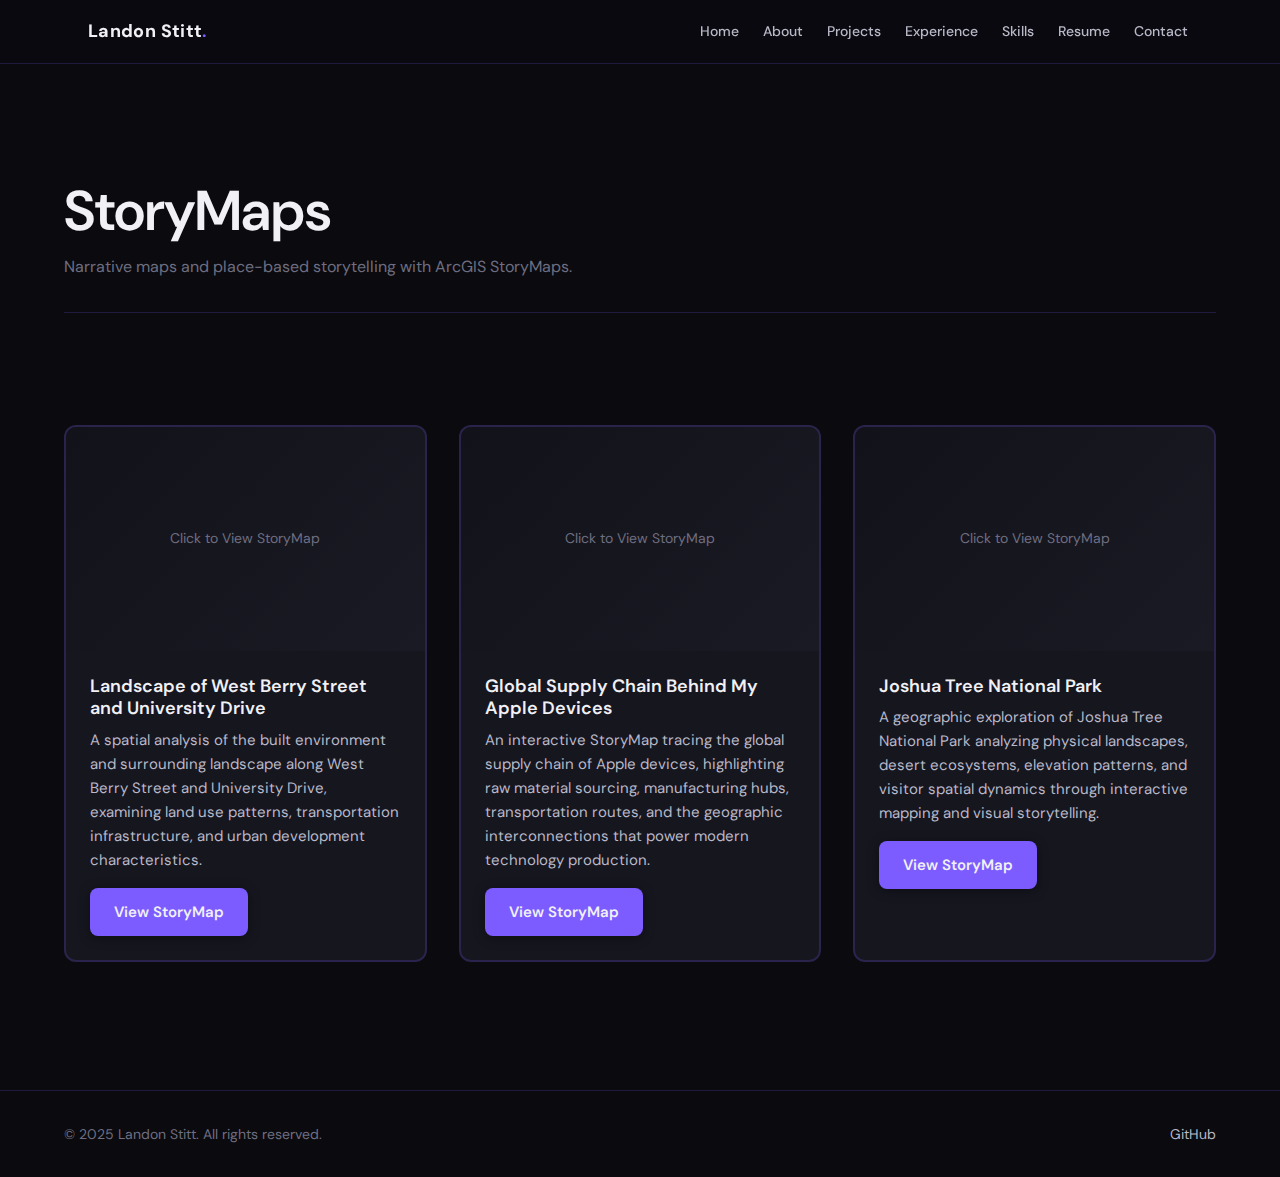
<file: storymaps.html>
<!DOCTYPE html>
<html lang="en">
<head>
  <meta charset="UTF-8">
  <meta name="viewport" content="width=device-width, initial-scale=1.0">
  <meta name="description" content="ArcGIS StoryMaps by Landon Stitt – narrative and place-based storytelling.">
  <title>StoryMaps | Landon Stitt – Geography & GIS</title>

  <link rel="preconnect" href="https://fonts.googleapis.com">
  <link rel="preconnect" href="https://fonts.gstatic.com" crossorigin>
  <link href="https://fonts.googleapis.com/css2?family=DM+Sans:ital,opsz,wght@0,9..40,400;0,9..40,500;0,9..40,600;0,9..40,700&display=swap" rel="stylesheet">
  <link rel="stylesheet" href="css/styles.css">
</head>

<body>
  <header class="site-header" id="site-header">
    <div class="header-inner">
      <a href="index.html" class="site-logo">Landon Stitt<span>.</span></a>

      <nav class="nav-main" id="nav-main" aria-label="Main navigation">
        <a href="index.html">Home</a>
        <a href="about.html">About</a>
        <a href="projects.html">Projects</a>
        <a href="experience.html">Experience</a>
        <a href="skills.html">Skills</a>
        <a href="resume.html">Resume</a>
        <a href="contact.html">Contact</a>
      </nav>

      <button type="button" class="nav-toggle" id="nav-toggle"
        aria-label="Open menu" aria-expanded="false"
        aria-controls="nav-main">
        <svg xmlns="http://www.w3.org/2000/svg" width="24" height="24"
          viewBox="0 0 24 24" fill="none" stroke="currentColor"
          stroke-width="2" stroke-linecap="round" stroke-linejoin="round">
          <line x1="3" y1="6" x2="21" y2="6"></line>
          <line x1="3" y1="12" x2="21" y2="12"></line>
          <line x1="3" y1="18" x2="21" y2="18"></line>
        </svg>
      </button>
    </div>
  </header>

  <main class="main-content">
    <div class="container">

      <header class="page-header">
        <h1>StoryMaps</h1>
        <p>Narrative maps and place-based storytelling with ArcGIS StoryMaps.</p>
      </header>

      <section class="section" aria-labelledby="gallery-heading">
        <h2 id="gallery-heading" class="visually-hidden">StoryMap gallery</h2>

        <div class="project-grid">

          <!-- StoryMap 1 -->
          <article class="project-card fade-in">
            <a href="https://arcg.is/1uzTv51" target="_blank" rel="noopener noreferrer">
              <div class="screenshot-placeholder">Click to View StoryMap</div>
            </a>
            <div class="project-card-body">
              <h3>Landscape of West Berry Street and University Drive</h3>
              <p>
                A spatial analysis of the built environment and surrounding landscape along
                West Berry Street and University Drive, examining land use patterns,
                transportation infrastructure, and urban development characteristics.
              </p>
              <div class="project-card-actions">
                <a href="https://arcg.is/1uzTv51"
                  target="_blank"
                  rel="noopener noreferrer"
                  class="btn btn-primary">
                  View StoryMap
                </a>
              </div>
            </div>
          </article>

          <!-- StoryMap 2 -->
          <article class="project-card fade-in">
            <a href="https://arcg.is/10P84m0" target="_blank" rel="noopener noreferrer">
              <div class="screenshot-placeholder">Click to View StoryMap</div>
            </a>
            <div class="project-card-body">
              <h3>Global Supply Chain Behind My Apple Devices</h3>
              <p>
                An interactive StoryMap tracing the global supply chain of Apple devices,
                highlighting raw material sourcing, manufacturing hubs, transportation routes,
                and the geographic interconnections that power modern technology production.
              </p>
              <div class="project-card-actions">
                <a href="https://arcg.is/10P84m0"
                  target="_blank"
                  rel="noopener noreferrer"
                  class="btn btn-primary">
                  View StoryMap
                </a>
              </div>
            </div>
          </article>

          <!-- StoryMap 3 -->
          <article class="project-card fade-in">
            <a href="https://arcg.is/0jnTiO0" target="_blank" rel="noopener noreferrer">
              <div class="screenshot-placeholder">Click to View StoryMap</div>
            </a>
            <div class="project-card-body">
              <h3>Joshua Tree National Park</h3>
              <p>
                A geographic exploration of Joshua Tree National Park analyzing physical
                landscapes, desert ecosystems, elevation patterns, and visitor spatial dynamics
                through interactive mapping and visual storytelling.
              </p>
              <div class="project-card-actions">
                <a href="https://arcg.is/0jnTiO0"
                  target="_blank"
                  rel="noopener noreferrer"
                  class="btn btn-primary">
                  View StoryMap
                </a>
              </div>
            </div>
          </article>

        </div>
      </section>
    </div>
  </main>

  <footer class="site-footer">
    <div class="container">
      <p>&copy; 2025 Landon Stitt. All rights reserved.</p>
      <a href="https://github.com/LMStitt"
         target="_blank"
         rel="noopener noreferrer">
        GitHub
      </a>
    </div>
  </footer>

  <script src="js/main.js"></script>
</body>
</html>
</file>
<file: css/styles.css>
/* ============================================
   GIS & Geography Portfolio — Global Styles
   Black / dark gray, purple accents, clean sans-serif
   ============================================ */

:root {
  /* Backgrounds */
  --bg-primary: #0a0a0f;
  --bg-secondary: #12121a;
  --bg-tertiary: #1a1a24;
  --bg-card: #16161f;
  --bg-card-hover: #1c1c28;

  /* Purple accents */
  --accent: #7c5cff;
  --accent-hover: #9378ff;
  --accent-muted: #5a4ab5;
  --accent-glow: rgba(124, 92, 255, 0.3);
  --accent-border: rgba(124, 92, 255, 0.4);

  /* Text */
  --text-primary: #f0f0f5;
  --text-secondary: #b8b8c8;
  --text-muted: #6e6e80;

  /* Borders & shadows */
  --border: rgba(124, 92, 255, 0.2);
  --shadow-sm: 0 2px 12px rgba(0, 0, 0, 0.4);
  --shadow-md: 0 8px 28px rgba(0, 0, 0, 0.5);
  --shadow-glow: 0 0 28px var(--accent-glow);

  /* Spacing & layout */
  --space-xs: 0.25rem;
  --space-sm: 0.5rem;
  --space-md: 1rem;
  --space-lg: 1.5rem;
  --space-xl: 2rem;
  --space-2xl: 3rem;
  --space-3xl: 4rem;
  --space-4xl: 5rem;
  --max-width: 72rem;
  --header-height: 4rem;

  /* Motion */
  --ease-out: cubic-bezier(0.22, 1, 0.36, 1);
  --transition-fast: 0.15s var(--ease-out);
  --transition-base: 0.25s var(--ease-out);
  --transition-slow: 0.35s var(--ease-out);
}

/* Reset & base */
*,
*::before,
*::after {
  box-sizing: border-box;
}

html {
  scroll-behavior: smooth;
}

body {
  margin: 0;
  font-family: "DM Sans", system-ui, -apple-system, BlinkMacSystemFont, sans-serif;
  font-size: 1rem;
  line-height: 1.6;
  color: var(--text-primary);
  background-color: var(--bg-primary);
  -webkit-font-smoothing: antialiased;
  -moz-osx-font-smoothing: grayscale;
}

img {
  max-width: 100%;
  height: auto;
  display: block;
}

a {
  color: var(--accent);
  text-decoration: none;
  transition: color var(--transition-fast);
}

a:hover {
  color: var(--accent-hover);
}

a:focus-visible {
  outline: 2px solid var(--accent);
  outline-offset: 2px;
}

/* Typography */
h1, h2, h3, h4 {
  font-weight: 600;
  line-height: 1.25;
  color: var(--text-primary);
}

h1 { font-size: clamp(2rem, 5vw, 3.5rem); }
h2 { font-size: clamp(1.5rem, 3vw, 2rem); margin-top: 0; }
h3 { font-size: 1.25rem; }

p {
  margin: 0 0 var(--space-md);
  color: var(--text-secondary);
}

p:last-child {
  margin-bottom: 0;
}

/* Section dividers (purple) */
.section-divider {
  height: 1px;
  background: linear-gradient(90deg, transparent, var(--accent-border), transparent);
  margin: var(--space-3xl) 0;
  border: none;
}

/* Layout */
.site-header {
  position: sticky;
  top: 0;
  z-index: 100;
  height: var(--header-height);
  background: rgba(10, 10, 15, 0.92);
  backdrop-filter: blur(12px);
  border-bottom: 1px solid var(--border);
  transition: box-shadow var(--transition-base);
}

.site-header.scrolled {
  box-shadow: var(--shadow-md);
}

.header-inner {
  max-width: var(--max-width);
  margin: 0 auto;
  padding: 0 var(--space-lg);
  height: 100%;
  display: flex;
  align-items: center;
  justify-content: space-between;
}

.site-logo {
  font-weight: 700;
  font-size: 1.125rem;
  color: var(--text-primary);
  letter-spacing: 0.02em;
}

.site-logo:hover {
  color: var(--accent);
}

.site-logo span {
  color: var(--accent);
}

.nav-main {
  display: flex;
  align-items: center;
  flex-wrap: wrap;
  gap: var(--space-md);
}

.nav-main a {
  color: var(--text-secondary);
  font-weight: 500;
  font-size: 0.875rem;
  padding: var(--space-sm) var(--space-xs);
  position: relative;
  transition: color var(--transition-fast);
}

.nav-main a:hover,
.nav-main a[aria-current="page"] {
  color: var(--text-primary);
}

.nav-main a[aria-current="page"]::after {
  content: "";
  position: absolute;
  left: 0;
  right: 0;
  bottom: 0;
  height: 2px;
  background: var(--accent);
  border-radius: 1px;
}

.nav-toggle {
  display: none;
  background: none;
  border: none;
  padding: var(--space-sm);
  color: var(--text-primary);
  cursor: pointer;
  border-radius: 4px;
  transition: background var(--transition-fast);
}

.nav-toggle:hover {
  background: var(--bg-card);
}

.nav-toggle:focus-visible {
  outline: 2px solid var(--accent);
  outline-offset: 2px;
}

.nav-toggle svg {
  width: 1.5rem;
  height: 1.5rem;
}

.main-content {
  min-height: calc(100vh - var(--header-height));
  padding: var(--space-3xl) var(--space-lg);
}

.container {
  max-width: var(--max-width);
  margin: 0 auto;
}

/* Buttons */
.btn {
  display: inline-flex;
  align-items: center;
  justify-content: center;
  gap: var(--space-sm);
  padding: 0.75rem 1.5rem;
  font-family: inherit;
  font-size: 0.9375rem;
  font-weight: 600;
  border-radius: 8px;
  border: none;
  cursor: pointer;
  transition: background var(--transition-base), color var(--transition-base),
    box-shadow var(--transition-base), transform var(--transition-fast);
}

.btn:focus-visible {
  outline: 2px solid var(--accent);
  outline-offset: 2px;
}

.btn-primary {
  background: var(--accent);
  color: var(--text-primary);
  box-shadow: var(--shadow-sm);
}

.btn-primary:hover {
  background: var(--accent-hover);
  box-shadow: 0 4px 20px var(--accent-glow);
  transform: translateY(-2px);
}

.btn-secondary {
  background: transparent;
  color: var(--text-primary);
  border: 2px solid var(--accent);
}

.btn-secondary:hover {
  background: rgba(124, 92, 255, 0.15);
  box-shadow: 0 0 20px var(--accent-glow);
  transform: translateY(-2px);
}

.btn-ghost {
  background: var(--bg-card);
  color: var(--text-primary);
  border: 1px solid var(--border);
}

.btn-ghost:hover {
  background: var(--bg-card-hover);
  border-color: var(--accent-muted);
  box-shadow: var(--shadow-sm);
}

/* Hero — centered */
.hero {
  text-align: center;
  padding: var(--space-4xl) 0;
  display: flex;
  align-items: center;
  justify-content: center;
  min-height: 60vh;
}

.hero-inner {
  max-width: 42rem;
  margin: 0 auto;
}

.hero h1 {
  margin: 0 0 var(--space-md);
  font-size: clamp(2.5rem, 6vw, 4rem);
  font-weight: 700;
  letter-spacing: -0.02em;
}

.hero-subtitle {
  font-size: 1.125rem;
  color: var(--text-secondary);
  margin: 0 0 var(--space-xl);
}

.hero-actions {
  display: flex;
  flex-wrap: wrap;
  gap: var(--space-md);
  justify-content: center;
}

/* Three large home cards */
.home-cards {
  display: grid;
  grid-template-columns: repeat(3, 1fr);
  gap: var(--space-xl);
  margin: var(--space-3xl) 0;
}

.home-card {
  display: block;
  padding: var(--space-2xl);
  background: var(--bg-card);
  border: 2px solid var(--border);
  border-radius: 16px;
  text-align: center;
  color: inherit;
  transition: border-color var(--transition-base), background var(--transition-base),
    box-shadow var(--transition-base), transform var(--transition-base);
}

.home-card:hover {
  border-color: var(--accent-muted);
  background: var(--bg-card-hover);
  box-shadow: 0 0 32px var(--accent-glow);
  transform: translateY(-6px);
  color: inherit;
}

.home-card:focus-visible {
  outline: 2px solid var(--accent);
  outline-offset: 4px;
}

.home-card h3 {
  margin: 0 0 var(--space-sm);
  font-size: 1.25rem;
}

.home-card p {
  margin: 0;
  font-size: 0.9375rem;
  color: var(--text-secondary);
}

/* Featured project section */
.featured-project {
  padding: var(--space-3xl) 0;
}

.featured-project-inner {
  background: var(--bg-card);
  border: 2px solid var(--border);
  border-radius: 16px;
  padding: var(--space-2xl);
  transition: border-color var(--transition-base), box-shadow var(--transition-base);
}

.featured-project-inner:hover {
  border-color: var(--accent-muted);
  box-shadow: 0 0 28px var(--accent-glow);
}

.featured-project h2 {
  margin-bottom: var(--space-md);
}

.featured-project .btn {
  margin-top: var(--space-lg);
}

/* Projects hub — three large panels */
.hub-grid {
  display: grid;
  grid-template-columns: repeat(3, 1fr);
  gap: var(--space-xl);
  margin-top: var(--space-2xl);
}

.hub-panel {
  display: block;
  padding: var(--space-2xl);
  background: var(--bg-card);
  border: 2px solid var(--border);
  border-radius: 16px;
  text-align: center;
  color: inherit;
  transition: border-color var(--transition-base), box-shadow var(--transition-base),
    transform var(--transition-base);
}

.hub-panel:hover {
  border-color: var(--accent);
  box-shadow: 0 0 36px var(--accent-glow);
  transform: translateY(-6px);
  color: inherit;
}

.hub-panel h2 {
  margin: 0 0 var(--space-sm);
  font-size: 1.375rem;
}

.hub-panel p {
  margin: 0;
  font-size: 0.9375rem;
  color: var(--text-secondary);
}

/* Gallery cards — generic */
.project-grid {
  display: grid;
  grid-template-columns: repeat(auto-fill, minmax(300px, 1fr));
  gap: var(--space-xl);
}

.project-card {
  background: var(--bg-card);
  border: 2px solid var(--border);
  border-radius: 12px;
  overflow: hidden;
  transition: border-color var(--transition-base), box-shadow var(--transition-base),
    transform var(--transition-base);
}

.project-card:hover {
  border-color: var(--accent-muted);
  box-shadow: 0 0 24px var(--accent-glow);
  transform: translateY(-4px);
}

.project-card:focus-within {
  outline: 2px solid var(--accent);
  outline-offset: 2px;
}

.project-card-link {
  display: block;
  color: inherit;
}

.project-card-link:hover {
  color: inherit;
}

.project-card-image,
.project-card-placeholder,
.map-placeholder,
.screenshot-placeholder {
  aspect-ratio: 16 / 10;
  background: linear-gradient(135deg, var(--bg-secondary) 0%, var(--bg-tertiary) 100%);
  object-fit: cover;
  transition: opacity var(--transition-base);
}

.map-placeholder,
.screenshot-placeholder {
  display: flex;
  align-items: center;
  justify-content: center;
  color: var(--text-muted);
  font-size: 0.875rem;
}

.project-card:hover .project-card-image,
.project-card:hover .map-placeholder,
.project-card:hover .screenshot-placeholder {
  opacity: 0.9;
}

.project-card-body {
  padding: var(--space-lg);
}

.project-card h3 {
  margin: 0 0 var(--space-sm);
  font-size: 1.125rem;
}

.project-card p {
  font-size: 0.9375rem;
  margin: 0;
  color: var(--text-secondary);
}

.project-card-actions {
  margin-top: var(--space-md);
}

/* Experience — timeline / cards */
.experience-list {
  list-style: none;
  padding: 0;
  margin: 0;
  display: grid;
  gap: var(--space-xl);
}

.experience-item {
  background: var(--bg-card);
  border: 2px solid var(--border);
  border-radius: 16px;
  padding: var(--space-xl);
  transition: border-color var(--transition-base), box-shadow var(--transition-base);
}

.experience-item:hover {
  border-color: var(--accent-muted);
  box-shadow: 0 0 24px var(--accent-glow);
}

.experience-item h3 {
  margin: 0 0 var(--space-xs);
}

.experience-item .role {
  font-size: 1rem;
  color: var(--accent);
  margin-bottom: var(--space-md);
}

.experience-item ul {
  margin: 0 0 var(--space-md);
  padding-left: 1.25rem;
  color: var(--text-secondary);
  font-size: 0.9375rem;
}

.experience-item .tools {
  display: flex;
  flex-wrap: wrap;
  gap: var(--space-sm);
  margin-top: var(--space-md);
}

.experience-item .tools span {
  font-size: 0.8125rem;
  padding: var(--space-xs) var(--space-sm);
  background: var(--bg-secondary);
  border-radius: 6px;
  color: var(--text-muted);
}

/* Skills — grouped with pill badges */
.skills-groups {
  display: grid;
  gap: var(--space-2xl);
}

.skills-group h3 {
  margin: 0 0 var(--space-md);
  font-size: 1.125rem;
  color: var(--accent);
}

.skills-pills {
  display: flex;
  flex-wrap: wrap;
  gap: var(--space-sm);
  list-style: none;
  padding: 0;
  margin: 0;
}

.skills-pills li {
  padding: var(--space-sm) var(--space-md);
  font-size: 0.9375rem;
  color: var(--text-secondary);
  background: var(--bg-card);
  border: 1px solid var(--border);
  border-radius: 999px;
  transition: border-color var(--transition-fast), color var(--transition-fast),
    box-shadow var(--transition-fast);
}

.skills-pills li:hover {
  border-color: var(--accent-muted);
  color: var(--text-primary);
  box-shadow: 0 0 16px var(--accent-glow);
}

/* Resume page */
.resume-download {
  text-align: center;
  margin-bottom: var(--space-2xl);
}

.resume-preview {
  background: var(--bg-card);
  border: 2px solid var(--border);
  border-radius: 16px;
  overflow: hidden;
  min-height: 60vh;
}

.resume-preview iframe,
.resume-preview .pdf-placeholder {
  width: 100%;
  min-height: 70vh;
  border: none;
  display: block;
}

.resume-preview .pdf-placeholder {
  display: flex;
  align-items: center;
  justify-content: center;
  color: var(--text-muted);
  font-size: 1rem;
}

/* Contact — form and links */
.contact-layout {
  display: grid;
  grid-template-columns: 1fr 1fr;
  gap: var(--space-2xl);
  align-items: start;
  max-width: var(--max-width);
  margin: 0 auto;
}

.contact-info h2,
.contact-form h2 {
  margin-bottom: var(--space-md);
}

.contact-links {
  display: flex;
  flex-direction: column;
  gap: var(--space-md);
}

.contact-links a {
  display: inline-flex;
  align-items: center;
  gap: var(--space-md);
  padding: var(--space-md) var(--space-lg);
  background: var(--bg-card);
  border: 1px solid var(--border);
  border-radius: 10px;
  color: var(--text-primary);
  font-weight: 500;
  transition: border-color var(--transition-base), box-shadow var(--transition-base);
}

.contact-links a:hover {
  border-color: var(--accent-muted);
  box-shadow: 0 0 20px var(--accent-glow);
  color: var(--text-primary);
}

.form-group {
  margin-bottom: var(--space-lg);
}

.form-group label {
  display: block;
  font-weight: 500;
  color: var(--text-primary);
  margin-bottom: var(--space-sm);
  font-size: 0.9375rem;
}

.form-group input,
.form-group textarea {
  width: 100%;
  padding: var(--space-md);
  font-family: inherit;
  font-size: 1rem;
  color: var(--text-primary);
  background: var(--bg-card);
  border: 1px solid var(--border);
  border-radius: 8px;
  transition: border-color var(--transition-fast);
}

.form-group input:focus,
.form-group textarea:focus {
  outline: none;
  border-color: var(--accent);
  box-shadow: 0 0 0 3px var(--accent-glow);
}

.form-group textarea {
  min-height: 140px;
  resize: vertical;
}

.form-group input::placeholder,
.form-group textarea::placeholder {
  color: var(--text-muted);
}

/* Footer */
.site-footer {
  padding: var(--space-xl) var(--space-lg);
  border-top: 1px solid var(--border);
  display: flex;
  flex-wrap: wrap;
  align-items: center;
  justify-content: space-between;
  gap: var(--space-md);
}

.site-footer .container {
  display: flex;
  flex-wrap: wrap;
  align-items: center;
  justify-content: space-between;
  gap: var(--space-md);
  width: 100%;
  max-width: var(--max-width);
  margin: 0 auto;
}

.site-footer p {
  margin: 0;
  font-size: 0.875rem;
  color: var(--text-muted);
}

.site-footer a {
  font-size: 0.875rem;
  color: var(--text-secondary);
}

.site-footer a:hover {
  color: var(--accent);
}

/* Page header (inner pages) */
.page-header {
  padding: var(--space-2xl) 0 var(--space-xl);
  border-bottom: 1px solid var(--border);
  margin-bottom: var(--space-2xl);
}

.page-header h1 {
  margin: 0 0 var(--space-sm);
}

.page-header p {
  margin: 0;
  color: var(--text-muted);
  font-size: 1rem;
}

/* Section blocks */
.section {
  padding: var(--space-3xl) 0;
}

.section-header {
  margin-bottom: var(--space-2xl);
}

.section-header h2 {
  margin-bottom: var(--space-sm);
}

.section-header p {
  margin: 0;
  color: var(--text-muted);
  font-size: 0.9375rem;
}

/* Fade-in on scroll */
.fade-in {
  opacity: 0;
  transform: translateY(20px);
  transition: opacity 0.6s var(--ease-out), transform 0.6s var(--ease-out);
}

.fade-in.visible {
  opacity: 1;
  transform: translateY(0);
}

/* Utility */
.visually-hidden {
  position: absolute;
  width: 1px;
  height: 1px;
  padding: 0;
  margin: -1px;
  overflow: hidden;
  clip: rect(0, 0, 0, 0);
  white-space: nowrap;
  border: 0;
}

/* Responsive */
@media (max-width: 992px) {
  .home-cards,
  .hub-grid {
    grid-template-columns: 1fr;
  }

  .contact-layout {
    grid-template-columns: 1fr;
  }
}

@media (max-width: 768px) {
  .nav-main {
    position: fixed;
    top: var(--header-height);
    left: 0;
    right: 0;
    background: var(--bg-secondary);
    border-bottom: 1px solid var(--border);
    flex-direction: column;
    padding: var(--space-lg);
    gap: 0;
    transform: translateY(-100%);
    opacity: 0;
    visibility: hidden;
    transition: transform var(--transition-base), opacity var(--transition-base),
      visibility var(--transition-base);
    box-shadow: var(--shadow-md);
  }

  .nav-main.is-open {
    transform: translateY(0);
    opacity: 1;
    visibility: visible;
  }

  .nav-main a {
    padding: var(--space-md);
    width: 100%;
    text-align: center;
  }

  .nav-main a[aria-current="page"]::after {
    display: none;
  }

  .nav-toggle {
    display: flex;
    align-items: center;
    justify-content: center;
  }

  .hero {
    padding: var(--space-2xl) 0;
    min-height: auto;
  }

  .project-grid {
    grid-template-columns: 1fr;
  }

  .main-content {
    padding: var(--space-xl) var(--space-md);
  }

  .site-footer .container {
    flex-direction: column;
    text-align: center;
  }
}

@media (prefers-reduced-motion: reduce) {
  *,
  *::before,
  *::after {
    animation-duration: 0.01ms !important;
    animation-iteration-count: 1 !important;
    transition-duration: 0.01ms !important;
  }

  html {
    scroll-behavior: auto;
  }

  .fade-in {
    opacity: 1;
    transform: none;
  }
}
</file>
